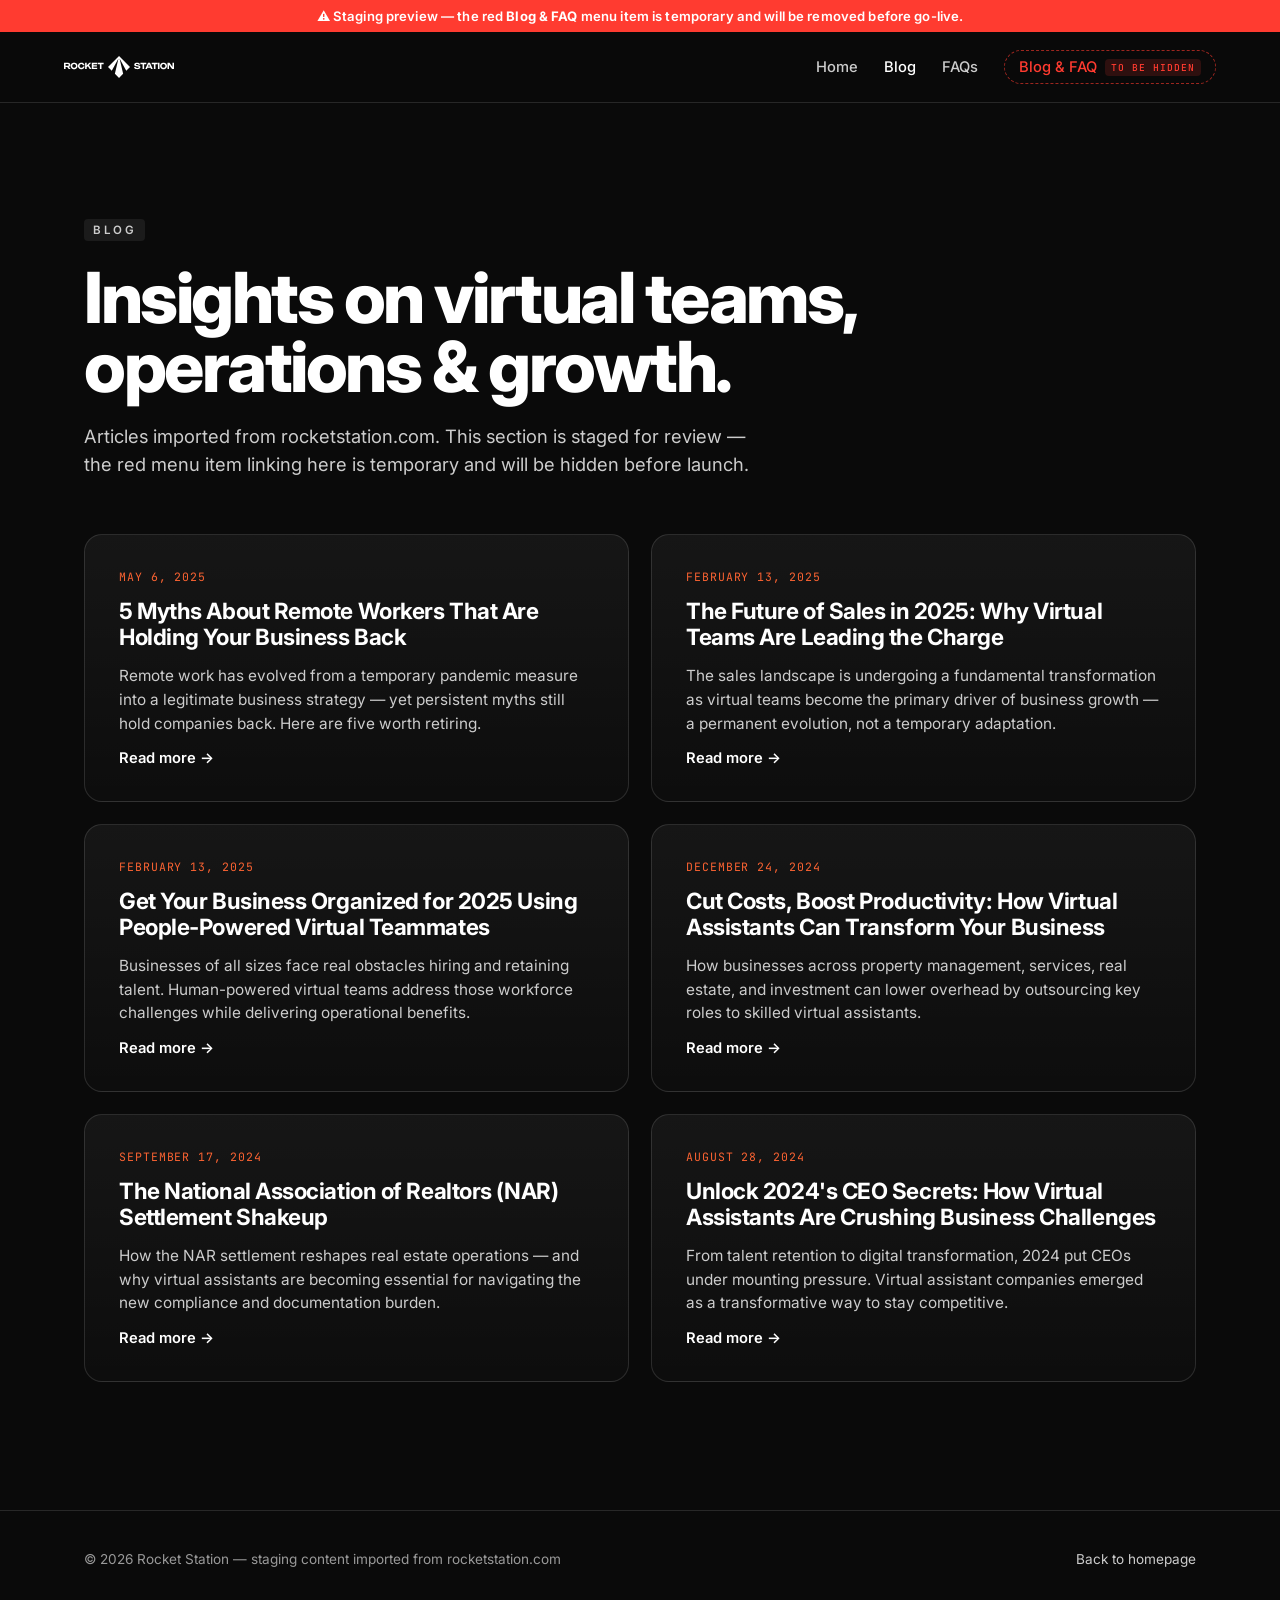
<file: blog.html>
<!DOCTYPE html>
<html lang="en">
<head>
  <meta charset="UTF-8" />
  <meta name="viewport" content="width=device-width, initial-scale=1.0" />
  <title>Blog — Rocket Station</title>
  <link rel="preconnect" href="https://fonts.googleapis.com" />
  <link rel="preconnect" href="https://fonts.gstatic.com" crossorigin />
  <link href="https://fonts.googleapis.com/css2?family=Inter:wght@400;500;600;700;800;900&family=JetBrains+Mono:wght@400;500&display=swap" rel="stylesheet" />
  <link rel="stylesheet" href="styles.css" />
</head>
<body>
  <div class="staging-banner">⚠ Staging preview — the red <strong>Blog &amp; FAQ</strong> menu item is temporary and will be removed before go-live.</div>
  <nav class="subnav">
    <a href="index.html" class="nav__logo" aria-label="Rocket Station home"><img src="assets/logo.svg" alt="Rocket Station" class="nav__logo-img" /></a>
    <div class="subnav__links">
      <a href="index.html">Home</a>
      <a href="blog.html" class="is-active">Blog</a>
      <a href="faq.html" class="">FAQs</a>
      <a href="blog.html" class="nav__temp">Blog &amp; FAQ <span class="nav__temp-tag">to be hidden</span></a>
    </div>
  </nav>
  <main class="container">
    <header class="page-head">
      <span class="eyebrow">Blog</span>
      <h1>Insights on virtual teams, operations &amp; growth.</h1>
      <p>Articles imported from rocketstation.com. This section is staged for review — the red menu item linking here is temporary and will be hidden before launch.</p>
    </header>
    <div class="posts">
      <a class="post-card" href="posts/5-myths-about-remote-workers.html">
        <span class="post-card__meta">May 6, 2025</span>
        <h2>5 Myths About Remote Workers That Are Holding Your Business Back</h2>
        <p>Remote work has evolved from a temporary pandemic measure into a legitimate business strategy — yet persistent myths still hold companies back. Here are five worth retiring.</p>
        <span class="post-card__more">Read more <span aria-hidden="true">→</span></span>
      </a>
      <a class="post-card" href="posts/future-of-sales-2025.html">
        <span class="post-card__meta">February 13, 2025</span>
        <h2>The Future of Sales in 2025: Why Virtual Teams Are Leading the Charge</h2>
        <p>The sales landscape is undergoing a fundamental transformation as virtual teams become the primary driver of business growth — a permanent evolution, not a temporary adaptation.</p>
        <span class="post-card__more">Read more <span aria-hidden="true">→</span></span>
      </a>
      <a class="post-card" href="posts/get-organized-2025-virtual-teammates.html">
        <span class="post-card__meta">February 13, 2025</span>
        <h2>Get Your Business Organized for 2025 Using People-Powered Virtual Teammates</h2>
        <p>Businesses of all sizes face real obstacles hiring and retaining talent. Human-powered virtual teams address those workforce challenges while delivering operational benefits.</p>
        <span class="post-card__more">Read more <span aria-hidden="true">→</span></span>
      </a>
      <a class="post-card" href="posts/cut-costs-boost-productivity.html">
        <span class="post-card__meta">December 24, 2024</span>
        <h2>Cut Costs, Boost Productivity: How Virtual Assistants Can Transform Your Business</h2>
        <p>How businesses across property management, services, real estate, and investment can lower overhead by outsourcing key roles to skilled virtual assistants.</p>
        <span class="post-card__more">Read more <span aria-hidden="true">→</span></span>
      </a>
      <a class="post-card" href="posts/nar-settlement-shakeup.html">
        <span class="post-card__meta">September 17, 2024</span>
        <h2>The National Association of Realtors (NAR) Settlement Shakeup</h2>
        <p>How the NAR settlement reshapes real estate operations — and why virtual assistants are becoming essential for navigating the new compliance and documentation burden.</p>
        <span class="post-card__more">Read more <span aria-hidden="true">→</span></span>
      </a>
      <a class="post-card" href="posts/unlock-2024-ceo-secrets.html">
        <span class="post-card__meta">August 28, 2024</span>
        <h2>Unlock 2024's CEO Secrets: How Virtual Assistants Are Crushing Business Challenges</h2>
        <p>From talent retention to digital transformation, 2024 put CEOs under mounting pressure. Virtual assistant companies emerged as a transformative way to stay competitive.</p>
        <span class="post-card__more">Read more <span aria-hidden="true">→</span></span>
      </a>
    </div>
  </main>
  <footer class="subfooter">
    <div class="container">
      <span>© 2026 Rocket Station — staging content imported from rocketstation.com</span>
      <span><a href="index.html">Back to homepage</a></span>
    </div>
  </footer>
  <script src="script.js"></script>
</body>
</html>
</file>
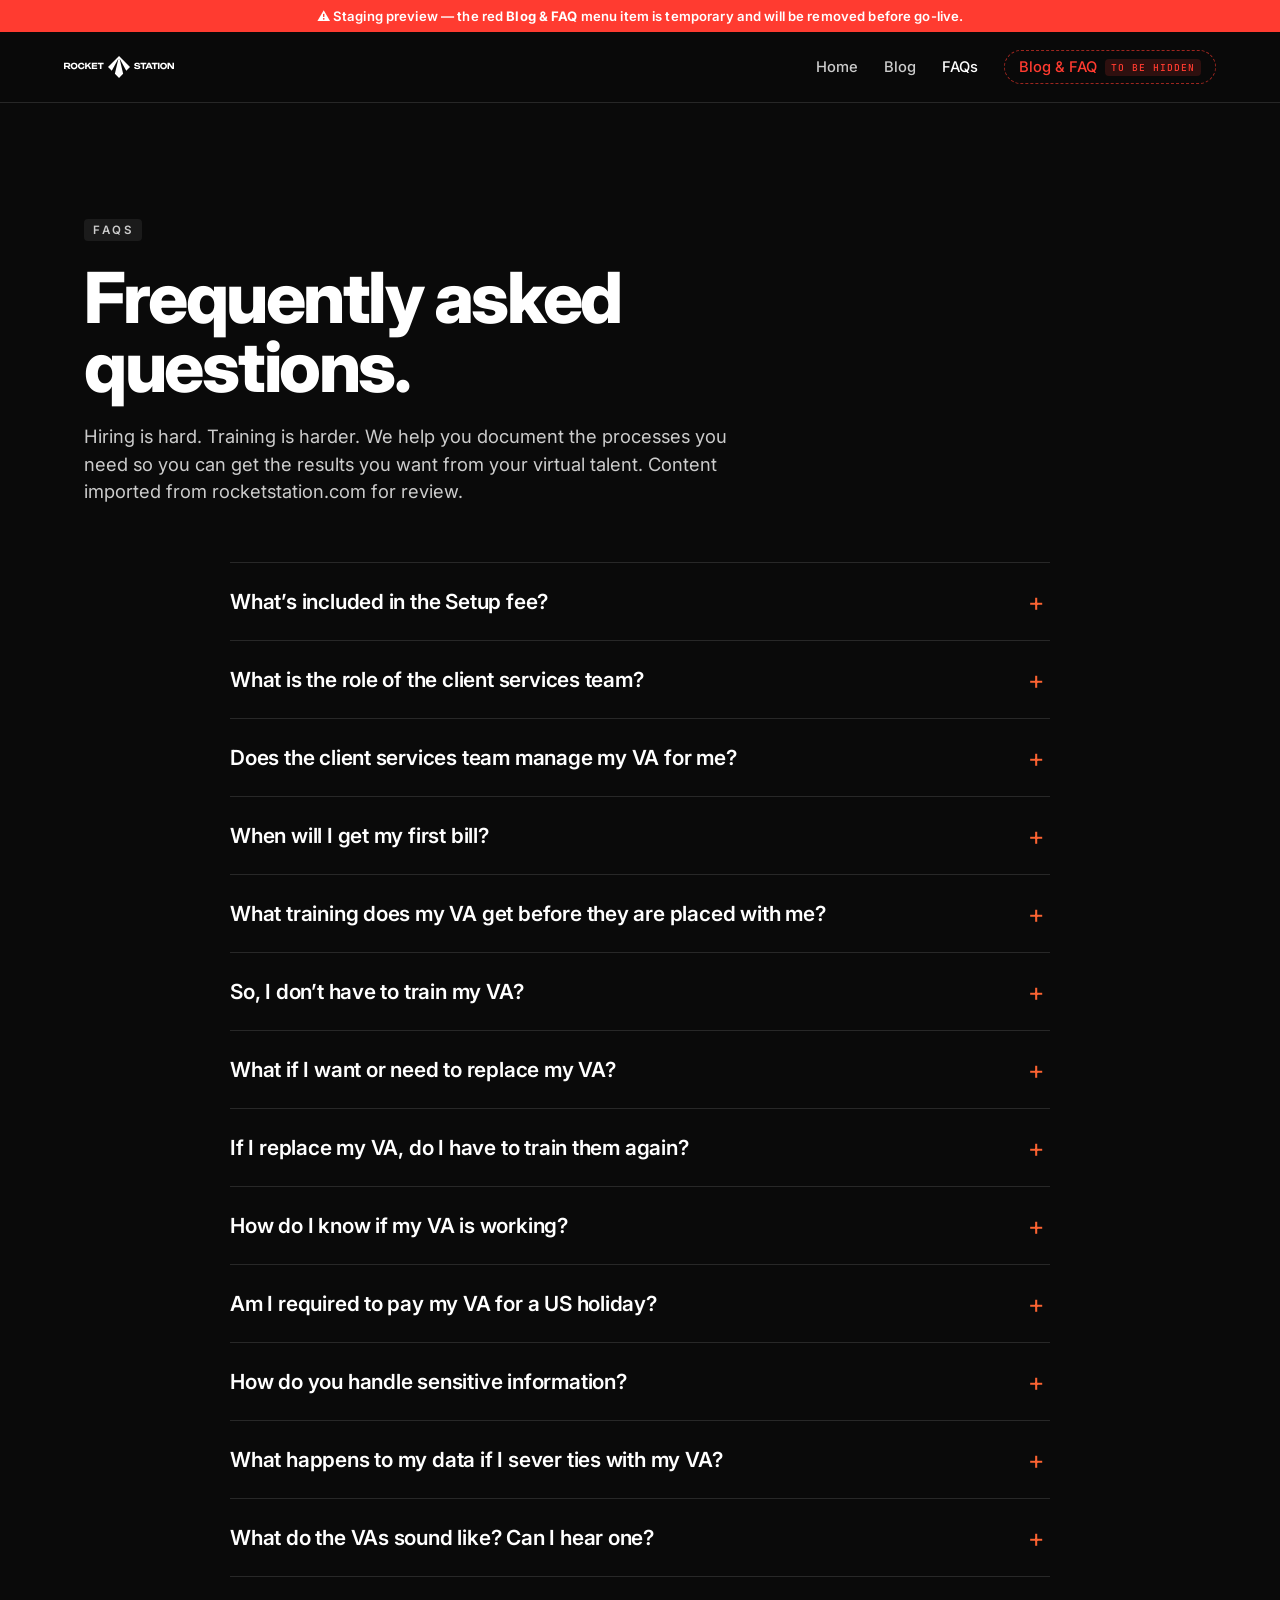
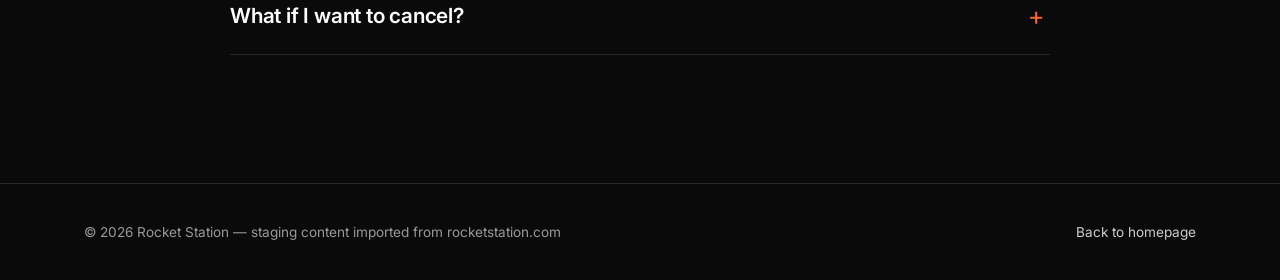
<file: faq.html>
<!DOCTYPE html>
<html lang="en">
<head>
  <meta charset="UTF-8" />
  <meta name="viewport" content="width=device-width, initial-scale=1.0" />
  <title>FAQs — Rocket Station</title>
  <link rel="preconnect" href="https://fonts.googleapis.com" />
  <link rel="preconnect" href="https://fonts.gstatic.com" crossorigin />
  <link href="https://fonts.googleapis.com/css2?family=Inter:wght@400;500;600;700;800;900&family=JetBrains+Mono:wght@400;500&display=swap" rel="stylesheet" />
  <link rel="stylesheet" href="styles.css" />
</head>
<body>
  <div class="staging-banner">⚠ Staging preview — the red <strong>Blog &amp; FAQ</strong> menu item is temporary and will be removed before go-live.</div>
  <nav class="subnav">
    <a href="index.html" class="nav__logo" aria-label="Rocket Station home"><img src="assets/logo.svg" alt="Rocket Station" class="nav__logo-img" /></a>
    <div class="subnav__links">
      <a href="index.html">Home</a>
      <a href="blog.html" class="">Blog</a>
      <a href="faq.html" class="is-active">FAQs</a>
      <a href="blog.html" class="nav__temp">Blog &amp; FAQ <span class="nav__temp-tag">to be hidden</span></a>
    </div>
  </nav>
  <main class="container">
    <header class="page-head">
      <span class="eyebrow">FAQs</span>
      <h1>Frequently asked questions.</h1>
      <p>Hiring is hard. Training is harder. We help you document the processes you need so you can get the results you want from your virtual talent. Content imported from rocketstation.com for review.</p>
    </header>
    <div class="faq-list">
      <div class="faq-item">
        <button class="faq-q">What’s included in the Setup fee?</button>
        <div class="faq-a"><div class="faq-a__inner"><p>The service includes vetted virtual team members with college degrees and a minimum of 6 years of business experience, full development of procedures and SOPs, ongoing support for additional hiring, no HR liability, and continuous account support through the client service team.</p></div></div>
      </div>
      <div class="faq-item">
        <button class="faq-q">What is the role of the client services team?</button>
        <div class="faq-a"><div class="faq-a__inner"><p>The client services manager serves as your account executive and direct communication line to corporate, functioning as built-in HR support for both client and VA throughout the engagement.</p></div></div>
      </div>
      <div class="faq-item">
        <button class="faq-q">Does the client services team manage my VA for me?</button>
        <div class="faq-a"><div class="faq-a__inner"><p>No. The client services team provides support, but clients are expected to manage their dedicated VA similarly to an in-office employee.</p></div></div>
      </div>
      <div class="faq-item">
        <button class="faq-q">When will I get my first bill?</button>
        <div class="faq-a"><div class="faq-a__inner"><p>We bill on the 11th and the 26th of the month based on "pay periods." The 11th invoice covers work from the 26th of the prior month through the 10th of the current month; the 26th invoice covers the 11th through the 25th.</p></div></div>
      </div>
      <div class="faq-item">
        <button class="faq-q">What training does my VA get before they are placed with me?</button>
        <div class="faq-a"><div class="faq-a__inner"><p>VAs complete a 6-week training module covering sales, admin, marketing, and support, with business coaches evaluating whether resume qualifications translate to actual results.</p></div></div>
      </div>
      <div class="faq-item">
        <button class="faq-q">So, I don’t have to train my VA?</button>
        <div class="faq-a"><div class="faq-a__inner"><p>Rocket Station invests significant upfront effort understanding your business and developing custom operating procedures. While you’ll work with your VA for expertise development, the fully developed SOPs and the support of your Client Success Manager make this onboarding process much more efficient.</p></div></div>
      </div>
      <div class="faq-item">
        <button class="faq-q">What if I want or need to replace my VA?</button>
        <div class="faq-a"><div class="faq-a__inner"><p>Clients notify their client services team member, and Rocket Station handles all HR logistics including offboarding, candidate introductions, and retraining.</p></div></div>
      </div>
      <div class="faq-item">
        <button class="faq-q">If I replace my VA, do I have to train them again?</button>
        <div class="faq-a"><div class="faq-a__inner"><p>No. The client services team provides the necessary resources and training for the replacement based on the original VA’s documented task list and completed training.</p></div></div>
      </div>
      <div class="faq-item">
        <button class="faq-q">How do I know if my VA is working?</button>
        <div class="faq-a"><div class="faq-a__inner"><p>At minimum, your VA will send start-of-day and end-of-day reporting, highlighting the tasks planned for the day as well as a recap of what was completed. VAs work in your software and platforms for workflow visibility, with additional reporting dashboards available on request.</p></div></div>
      </div>
      <div class="faq-item">
        <button class="faq-q">Am I required to pay my VA for a US holiday?</button>
        <div class="faq-a"><div class="faq-a__inner"><p>Rocket Station observes 7 standard US bank holidays. Holiday pay options include: requiring work at 1.5× pay rate, providing unpaid time off, or giving paid time off at regular rates. Clients communicate their preference to the client services team.</p></div></div>
      </div>
      <div class="faq-item">
        <button class="faq-q">How do you handle sensitive information?</button>
        <div class="faq-a"><div class="faq-a__inner"><p>Management staff and VAs sign notarized agreements with non-disclosure clauses. Clients can require their VA and supervisors to sign additional NDAs that Rocket Station will review.</p></div></div>
      </div>
      <div class="faq-item">
        <button class="faq-q">What happens to my data if I sever ties with my VA?</button>
        <div class="faq-a"><div class="faq-a__inner"><p>Upon account termination, our IT department remotely accesses your VA’s drive and wipes everything — including any messenger applications, emails, and files on their hard drive related to you and/or your business.</p></div></div>
      </div>
      <div class="faq-item">
        <button class="faq-q">What do the VAs sound like? Can I hear one?</button>
        <div class="faq-a"><div class="faq-a__inner"><p>Rocket Station provides call examples and lets clients control the hiring process by introducing three candidates per role for direct communication before any hiring decision.</p></div></div>
      </div>
      <div class="faq-item">
        <button class="faq-q">What if I want to cancel?</button>
        <div class="faq-a"><div class="faq-a__inner"><p>All we require is 15 days’ notice. A simple email to your client service team suffices.</p></div></div>
      </div>
    </div>
  </main>
  <footer class="subfooter">
    <div class="container">
      <span>© 2026 Rocket Station — staging content imported from rocketstation.com</span>
      <span><a href="index.html">Back to homepage</a></span>
    </div>
  </footer>
  <script src="script.js"></script>
</body>
</html>
</file>
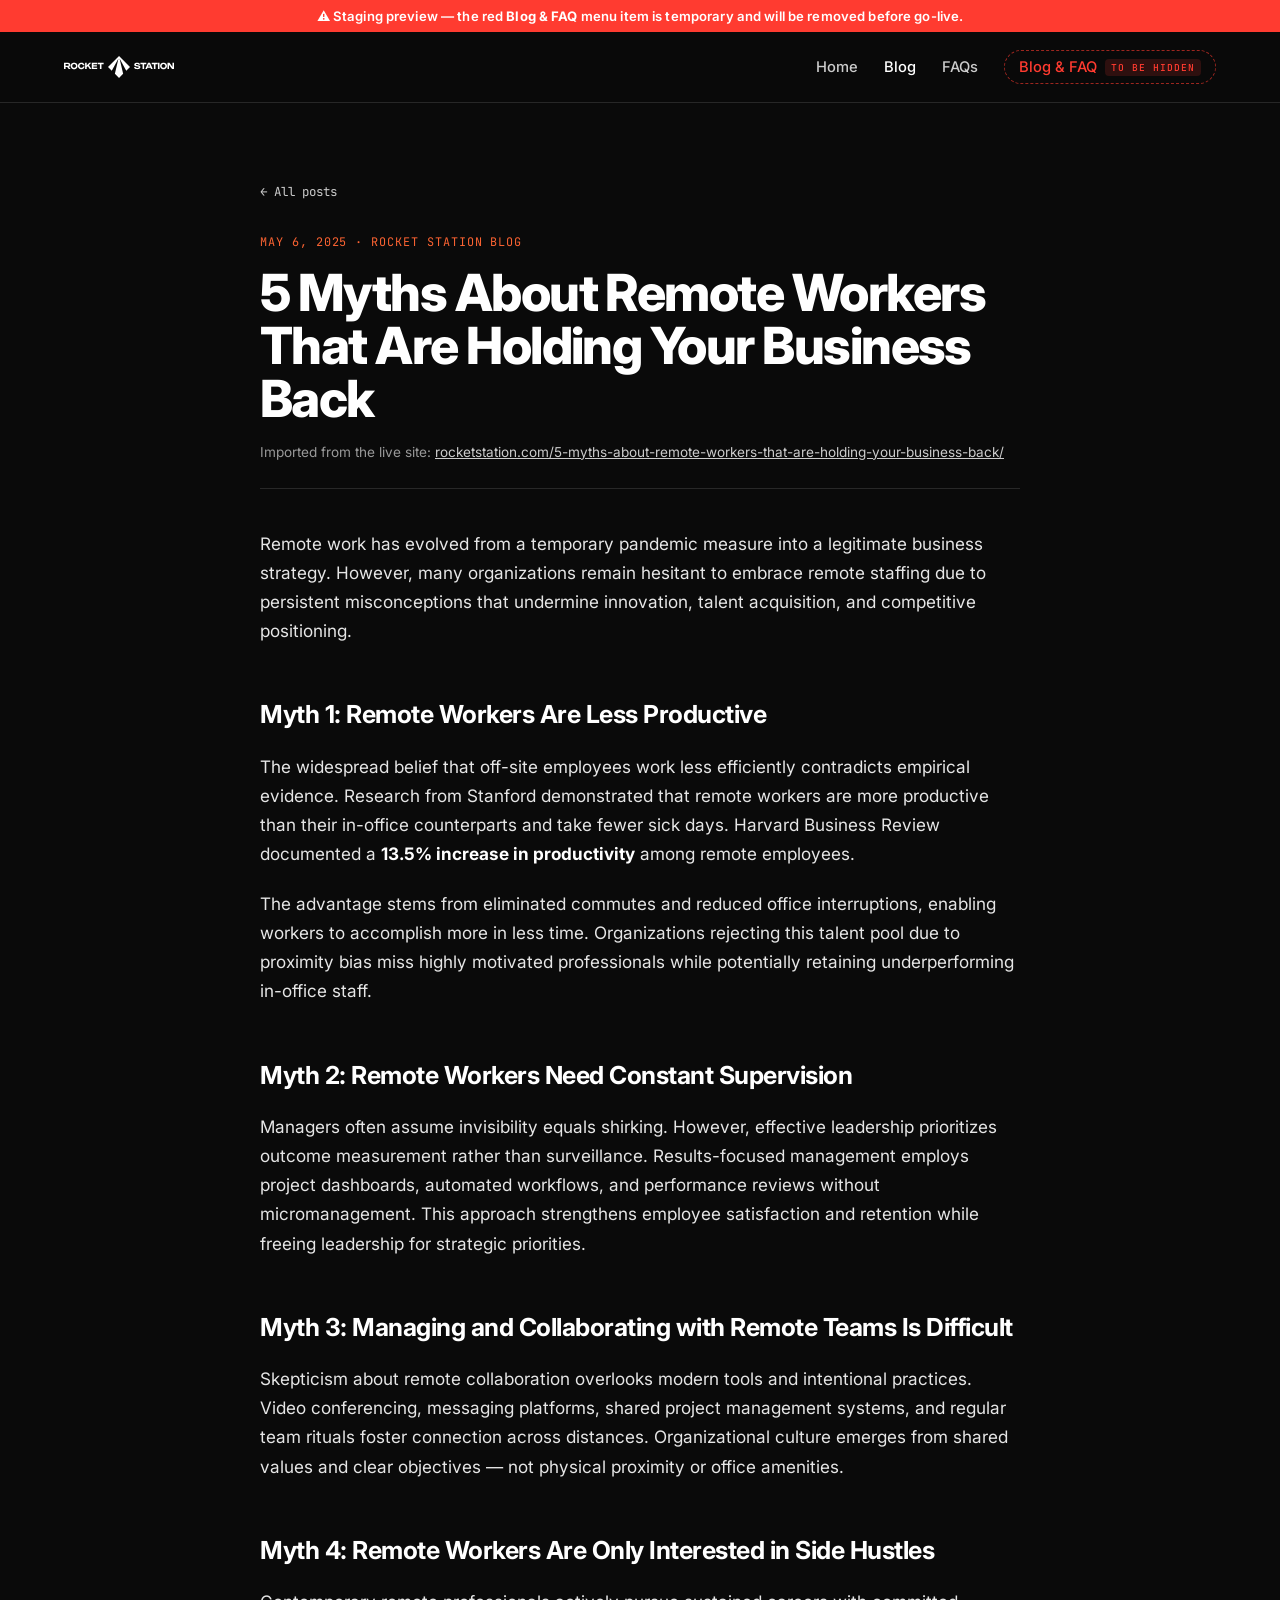
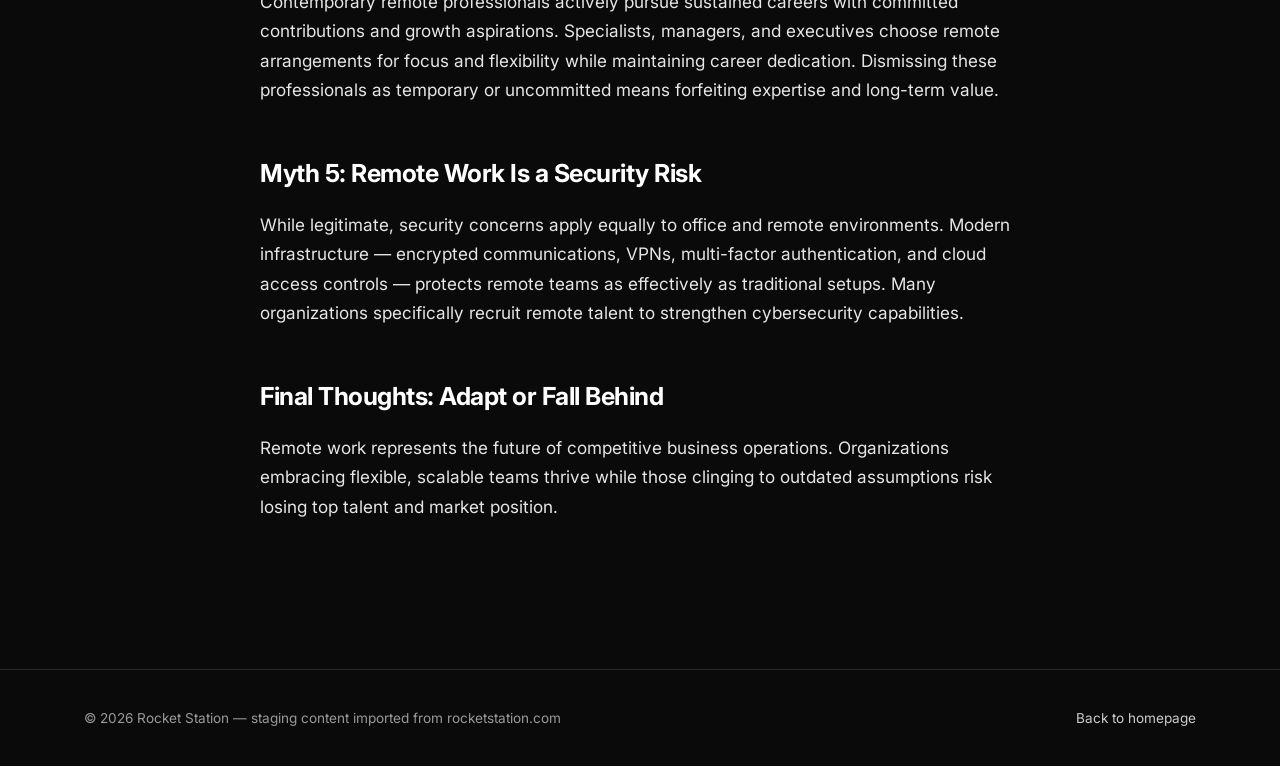
<file: posts/5-myths-about-remote-workers.html>
<!DOCTYPE html>
<html lang="en">
<head>
  <meta charset="UTF-8" />
  <meta name="viewport" content="width=device-width, initial-scale=1.0" />
  <title>5 Myths About Remote Workers That Are Holding Your Business Back — Rocket Station</title>
  <link rel="preconnect" href="https://fonts.googleapis.com" />
  <link rel="preconnect" href="https://fonts.gstatic.com" crossorigin />
  <link href="https://fonts.googleapis.com/css2?family=Inter:wght@400;500;600;700;800;900&family=JetBrains+Mono:wght@400;500&display=swap" rel="stylesheet" />
  <link rel="stylesheet" href="../styles.css" />
</head>
<body>
  <div class="staging-banner">⚠ Staging preview — the red <strong>Blog &amp; FAQ</strong> menu item is temporary and will be removed before go-live.</div>
  <nav class="subnav">
    <a href="../index.html" class="nav__logo" aria-label="Rocket Station home"><img src="../assets/logo.svg" alt="Rocket Station" class="nav__logo-img" /></a>
    <div class="subnav__links">
      <a href="../index.html">Home</a>
      <a href="../blog.html" class="is-active">Blog</a>
      <a href="../faq.html" class="">FAQs</a>
      <a href="../blog.html" class="nav__temp">Blog &amp; FAQ <span class="nav__temp-tag">to be hidden</span></a>
    </div>
  </nav>
  <main class="container">
    <article class="article">
      <a href="../blog.html" class="article__back">← All posts</a>
      <div class="article__meta">May 6, 2025 · Rocket Station Blog</div>
      <h1>5 Myths About Remote Workers That Are Holding Your Business Back</h1>
      <p class="article__source">Imported from the live site: <a href="https://rocketstation.com/5-myths-about-remote-workers-that-are-holding-your-business-back/" target="_blank" rel="noopener">rocketstation.com/5-myths-about-remote-workers-that-are-holding-your-business-back/</a></p>
      <div class="article__body">
      <p>Remote work has evolved from a temporary pandemic measure into a legitimate business strategy. However, many organizations remain hesitant to embrace remote staffing due to persistent misconceptions that undermine innovation, talent acquisition, and competitive positioning.</p>

      <h2>Myth 1: Remote Workers Are Less Productive</h2>
      <p>The widespread belief that off-site employees work less efficiently contradicts empirical evidence. Research from Stanford demonstrated that remote workers are more productive than their in-office counterparts and take fewer sick days. Harvard Business Review documented a <strong>13.5% increase in productivity</strong> among remote employees.</p>
      <p>The advantage stems from eliminated commutes and reduced office interruptions, enabling workers to accomplish more in less time. Organizations rejecting this talent pool due to proximity bias miss highly motivated professionals while potentially retaining underperforming in-office staff.</p>

      <h2>Myth 2: Remote Workers Need Constant Supervision</h2>
      <p>Managers often assume invisibility equals shirking. However, effective leadership prioritizes outcome measurement rather than surveillance. Results-focused management employs project dashboards, automated workflows, and performance reviews without micromanagement. This approach strengthens employee satisfaction and retention while freeing leadership for strategic priorities.</p>

      <h2>Myth 3: Managing and Collaborating with Remote Teams Is Difficult</h2>
      <p>Skepticism about remote collaboration overlooks modern tools and intentional practices. Video conferencing, messaging platforms, shared project management systems, and regular team rituals foster connection across distances. Organizational culture emerges from shared values and clear objectives — not physical proximity or office amenities.</p>

      <h2>Myth 4: Remote Workers Are Only Interested in Side Hustles</h2>
      <p>Contemporary remote professionals actively pursue sustained careers with committed contributions and growth aspirations. Specialists, managers, and executives choose remote arrangements for focus and flexibility while maintaining career dedication. Dismissing these professionals as temporary or uncommitted means forfeiting expertise and long-term value.</p>

      <h2>Myth 5: Remote Work Is a Security Risk</h2>
      <p>While legitimate, security concerns apply equally to office and remote environments. Modern infrastructure — encrypted communications, VPNs, multi-factor authentication, and cloud access controls — protects remote teams as effectively as traditional setups. Many organizations specifically recruit remote talent to strengthen cybersecurity capabilities.</p>

      <h2>Final Thoughts: Adapt or Fall Behind</h2>
      <p>Remote work represents the future of competitive business operations. Organizations embracing flexible, scalable teams thrive while those clinging to outdated assumptions risk losing top talent and market position.</p>
      </div>
    </article>
  </main>
  <footer class="subfooter">
    <div class="container">
      <span>© 2026 Rocket Station — staging content imported from rocketstation.com</span>
      <span><a href="../index.html">Back to homepage</a></span>
    </div>
  </footer>
  <script src="../script.js"></script>
</body>
</html>
</file>
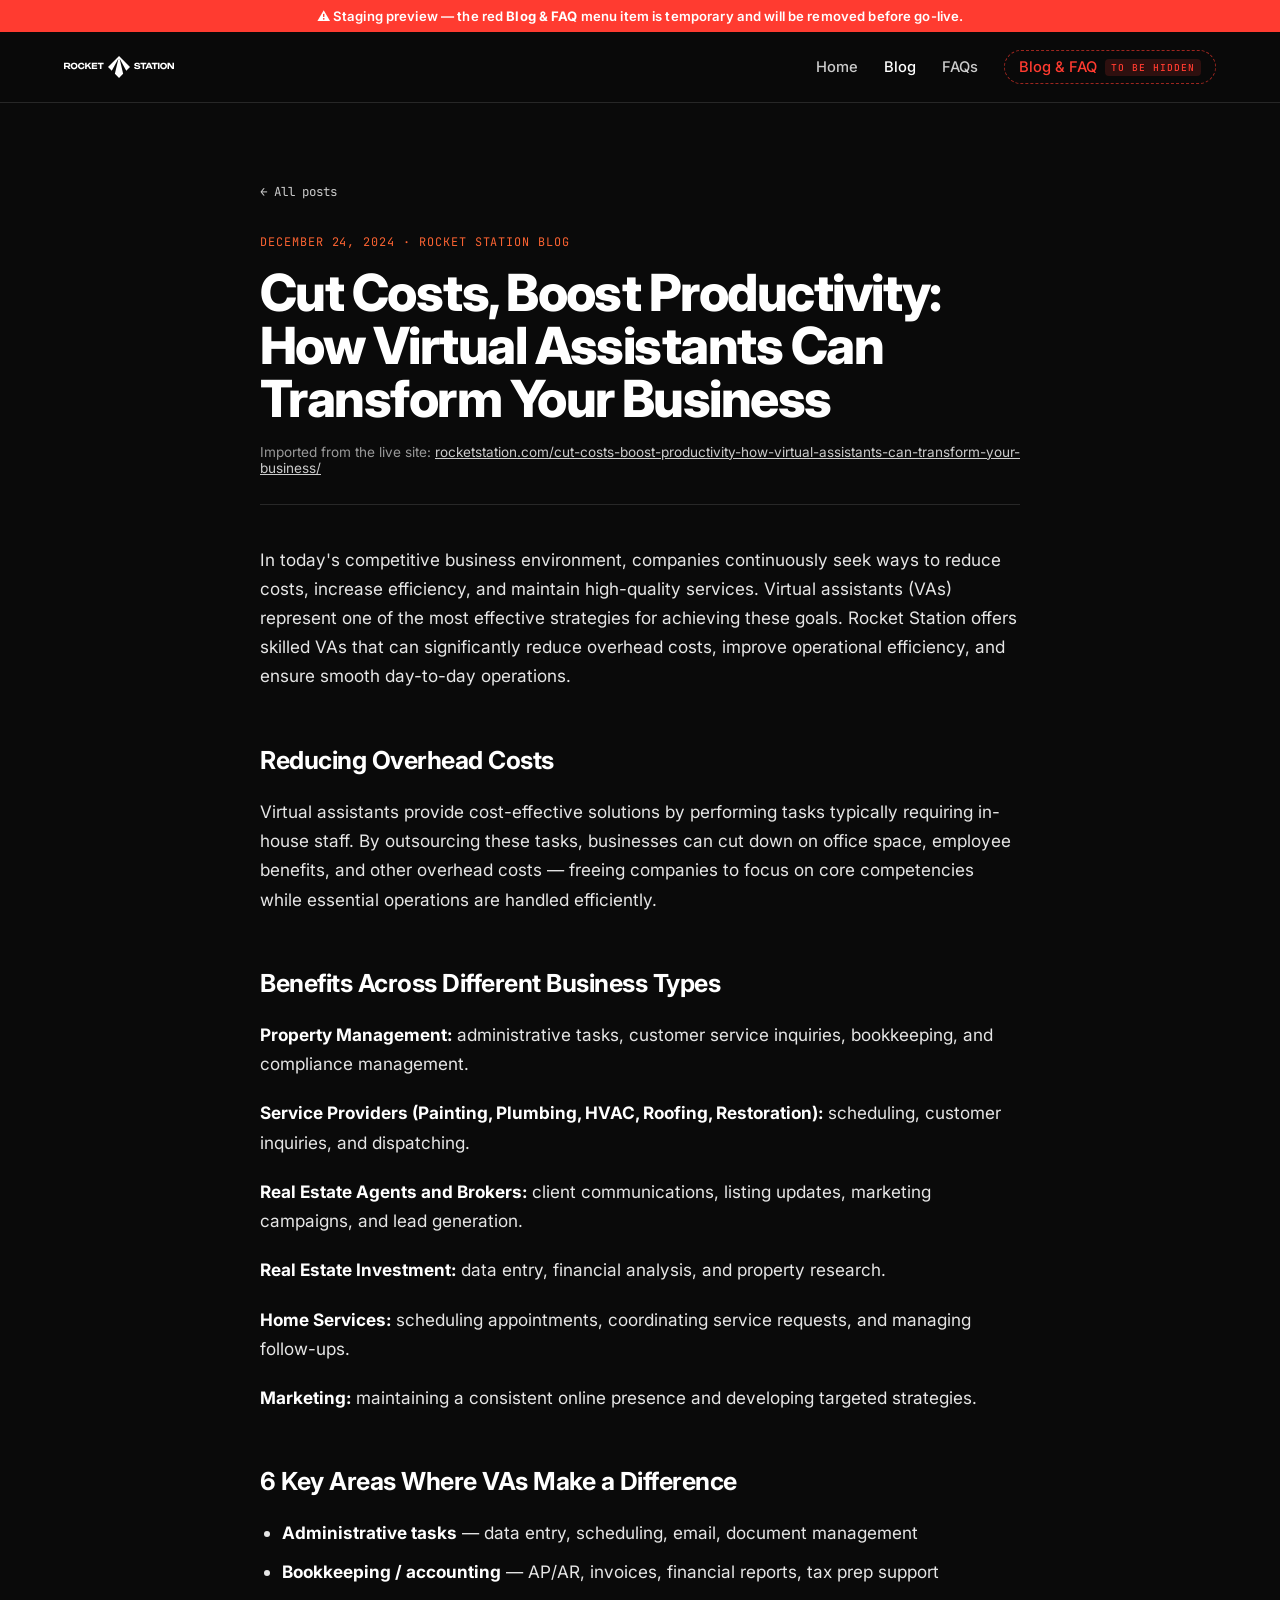
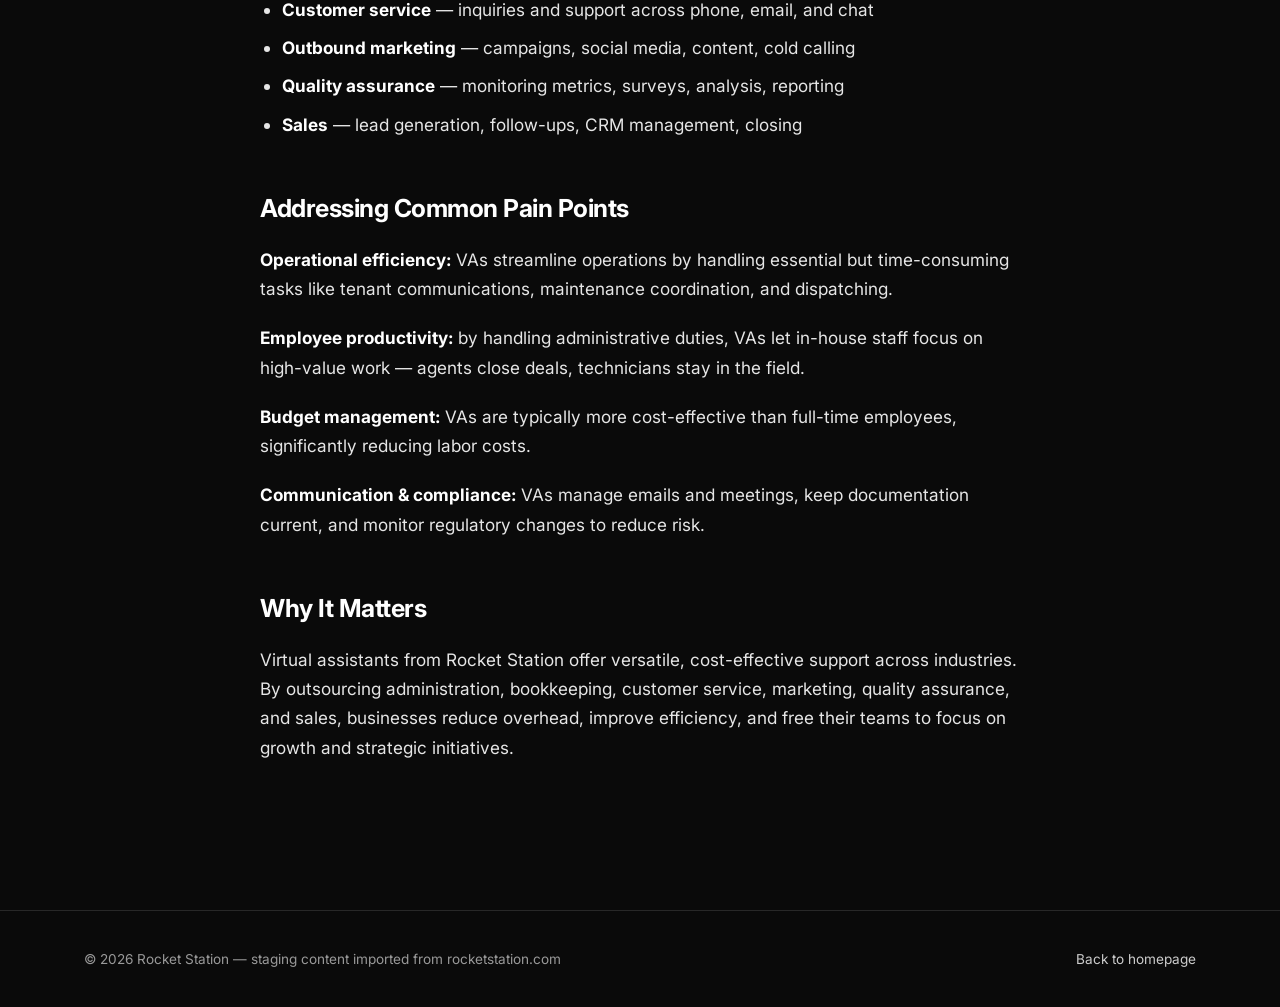
<file: posts/cut-costs-boost-productivity.html>
<!DOCTYPE html>
<html lang="en">
<head>
  <meta charset="UTF-8" />
  <meta name="viewport" content="width=device-width, initial-scale=1.0" />
  <title>Cut Costs, Boost Productivity: How Virtual Assistants Can Transform Your Business — Rocket Station</title>
  <link rel="preconnect" href="https://fonts.googleapis.com" />
  <link rel="preconnect" href="https://fonts.gstatic.com" crossorigin />
  <link href="https://fonts.googleapis.com/css2?family=Inter:wght@400;500;600;700;800;900&family=JetBrains+Mono:wght@400;500&display=swap" rel="stylesheet" />
  <link rel="stylesheet" href="../styles.css" />
</head>
<body>
  <div class="staging-banner">⚠ Staging preview — the red <strong>Blog &amp; FAQ</strong> menu item is temporary and will be removed before go-live.</div>
  <nav class="subnav">
    <a href="../index.html" class="nav__logo" aria-label="Rocket Station home"><img src="../assets/logo.svg" alt="Rocket Station" class="nav__logo-img" /></a>
    <div class="subnav__links">
      <a href="../index.html">Home</a>
      <a href="../blog.html" class="is-active">Blog</a>
      <a href="../faq.html" class="">FAQs</a>
      <a href="../blog.html" class="nav__temp">Blog &amp; FAQ <span class="nav__temp-tag">to be hidden</span></a>
    </div>
  </nav>
  <main class="container">
    <article class="article">
      <a href="../blog.html" class="article__back">← All posts</a>
      <div class="article__meta">December 24, 2024 · Rocket Station Blog</div>
      <h1>Cut Costs, Boost Productivity: How Virtual Assistants Can Transform Your Business</h1>
      <p class="article__source">Imported from the live site: <a href="https://rocketstation.com/cut-costs-boost-productivity-how-virtual-assistants-can-transform-your-business/" target="_blank" rel="noopener">rocketstation.com/cut-costs-boost-productivity-how-virtual-assistants-can-transform-your-business/</a></p>
      <div class="article__body">
      <p>In today's competitive business environment, companies continuously seek ways to reduce costs, increase efficiency, and maintain high-quality services. Virtual assistants (VAs) represent one of the most effective strategies for achieving these goals. Rocket Station offers skilled VAs that can significantly reduce overhead costs, improve operational efficiency, and ensure smooth day-to-day operations.</p>

      <h2>Reducing Overhead Costs</h2>
      <p>Virtual assistants provide cost-effective solutions by performing tasks typically requiring in-house staff. By outsourcing these tasks, businesses can cut down on office space, employee benefits, and other overhead costs — freeing companies to focus on core competencies while essential operations are handled efficiently.</p>

      <h2>Benefits Across Different Business Types</h2>
      <p><strong>Property Management:</strong> administrative tasks, customer service inquiries, bookkeeping, and compliance management.</p>
      <p><strong>Service Providers (Painting, Plumbing, HVAC, Roofing, Restoration):</strong> scheduling, customer inquiries, and dispatching.</p>
      <p><strong>Real Estate Agents and Brokers:</strong> client communications, listing updates, marketing campaigns, and lead generation.</p>
      <p><strong>Real Estate Investment:</strong> data entry, financial analysis, and property research.</p>
      <p><strong>Home Services:</strong> scheduling appointments, coordinating service requests, and managing follow-ups.</p>
      <p><strong>Marketing:</strong> maintaining a consistent online presence and developing targeted strategies.</p>

      <h2>6 Key Areas Where VAs Make a Difference</h2>
      <ul>
        <li><strong>Administrative tasks</strong> — data entry, scheduling, email, document management</li>
        <li><strong>Bookkeeping / accounting</strong> — AP/AR, invoices, financial reports, tax prep support</li>
        <li><strong>Customer service</strong> — inquiries and support across phone, email, and chat</li>
        <li><strong>Outbound marketing</strong> — campaigns, social media, content, cold calling</li>
        <li><strong>Quality assurance</strong> — monitoring metrics, surveys, analysis, reporting</li>
        <li><strong>Sales</strong> — lead generation, follow-ups, CRM management, closing</li>
      </ul>

      <h2>Addressing Common Pain Points</h2>
      <p><strong>Operational efficiency:</strong> VAs streamline operations by handling essential but time-consuming tasks like tenant communications, maintenance coordination, and dispatching.</p>
      <p><strong>Employee productivity:</strong> by handling administrative duties, VAs let in-house staff focus on high-value work — agents close deals, technicians stay in the field.</p>
      <p><strong>Budget management:</strong> VAs are typically more cost-effective than full-time employees, significantly reducing labor costs.</p>
      <p><strong>Communication &amp; compliance:</strong> VAs manage emails and meetings, keep documentation current, and monitor regulatory changes to reduce risk.</p>

      <h2>Why It Matters</h2>
      <p>Virtual assistants from Rocket Station offer versatile, cost-effective support across industries. By outsourcing administration, bookkeeping, customer service, marketing, quality assurance, and sales, businesses reduce overhead, improve efficiency, and free their teams to focus on growth and strategic initiatives.</p>
      </div>
    </article>
  </main>
  <footer class="subfooter">
    <div class="container">
      <span>© 2026 Rocket Station — staging content imported from rocketstation.com</span>
      <span><a href="../index.html">Back to homepage</a></span>
    </div>
  </footer>
  <script src="../script.js"></script>
</body>
</html>
</file>
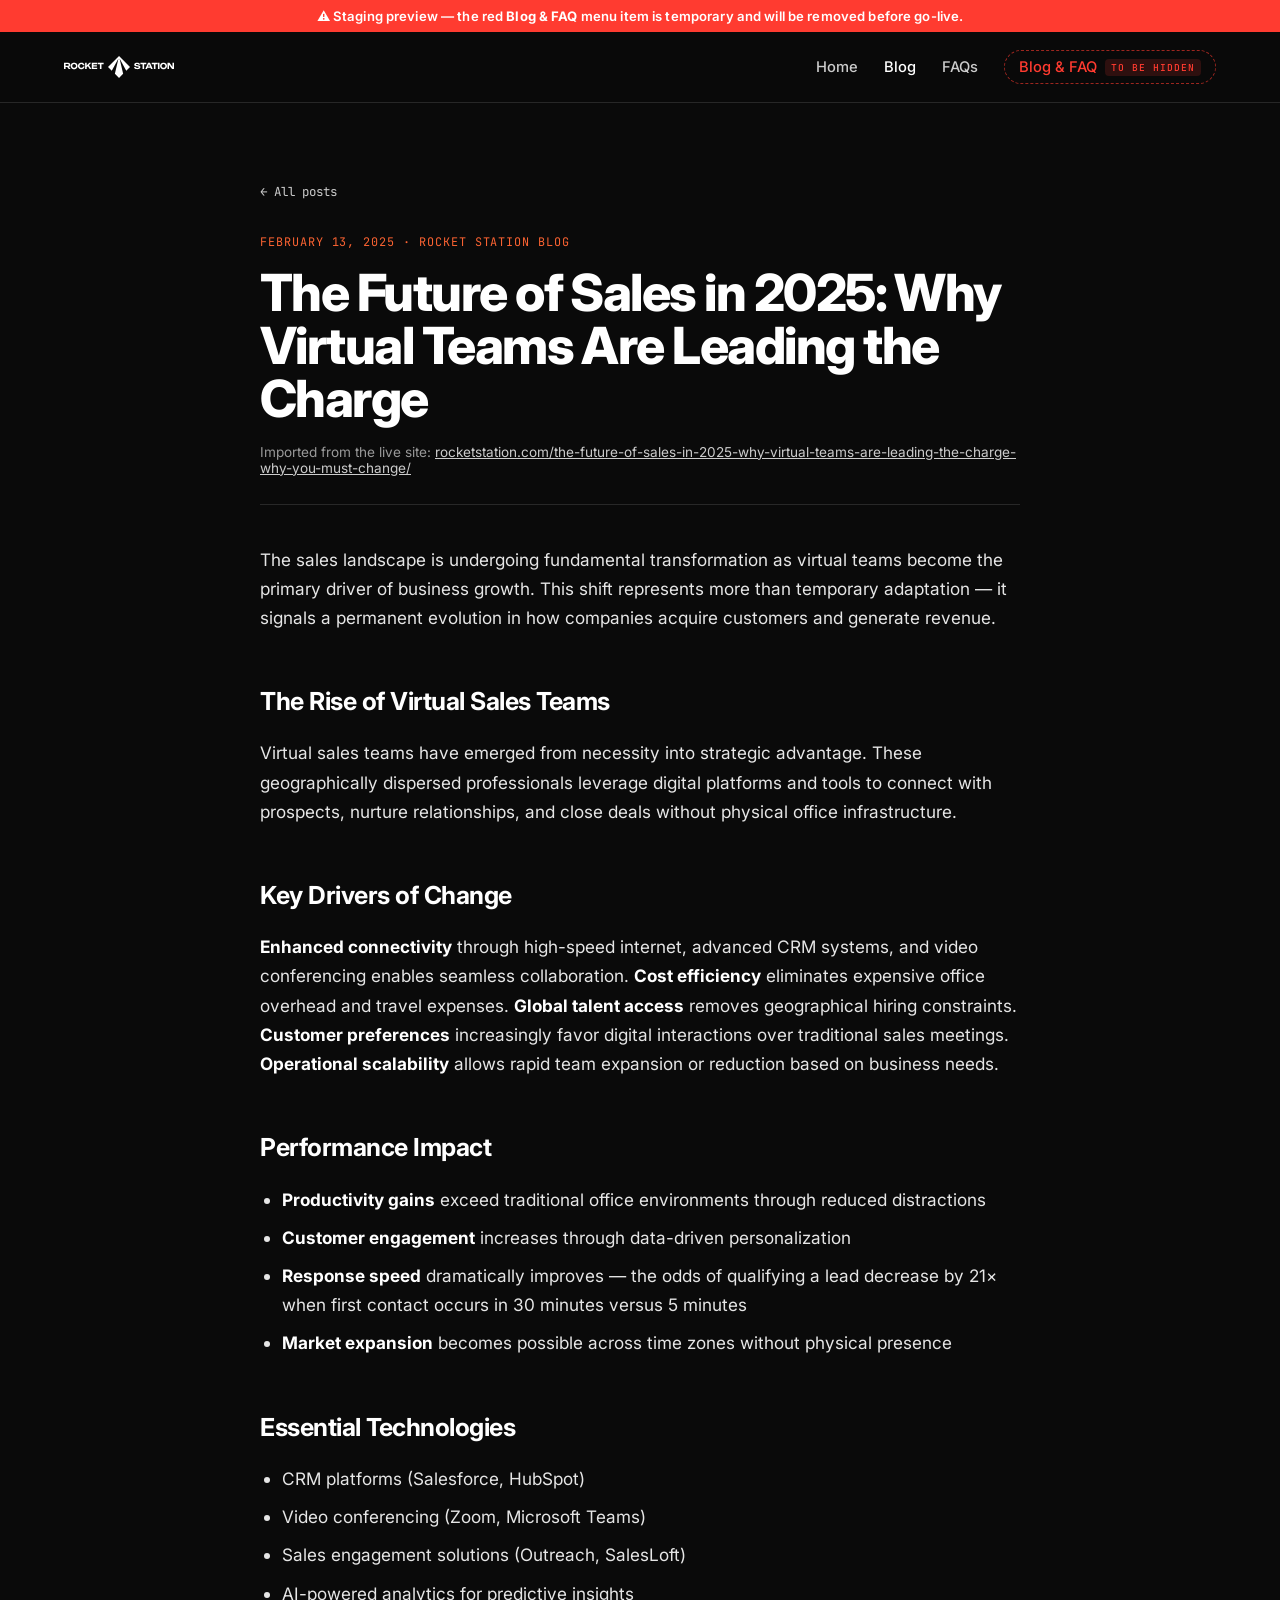
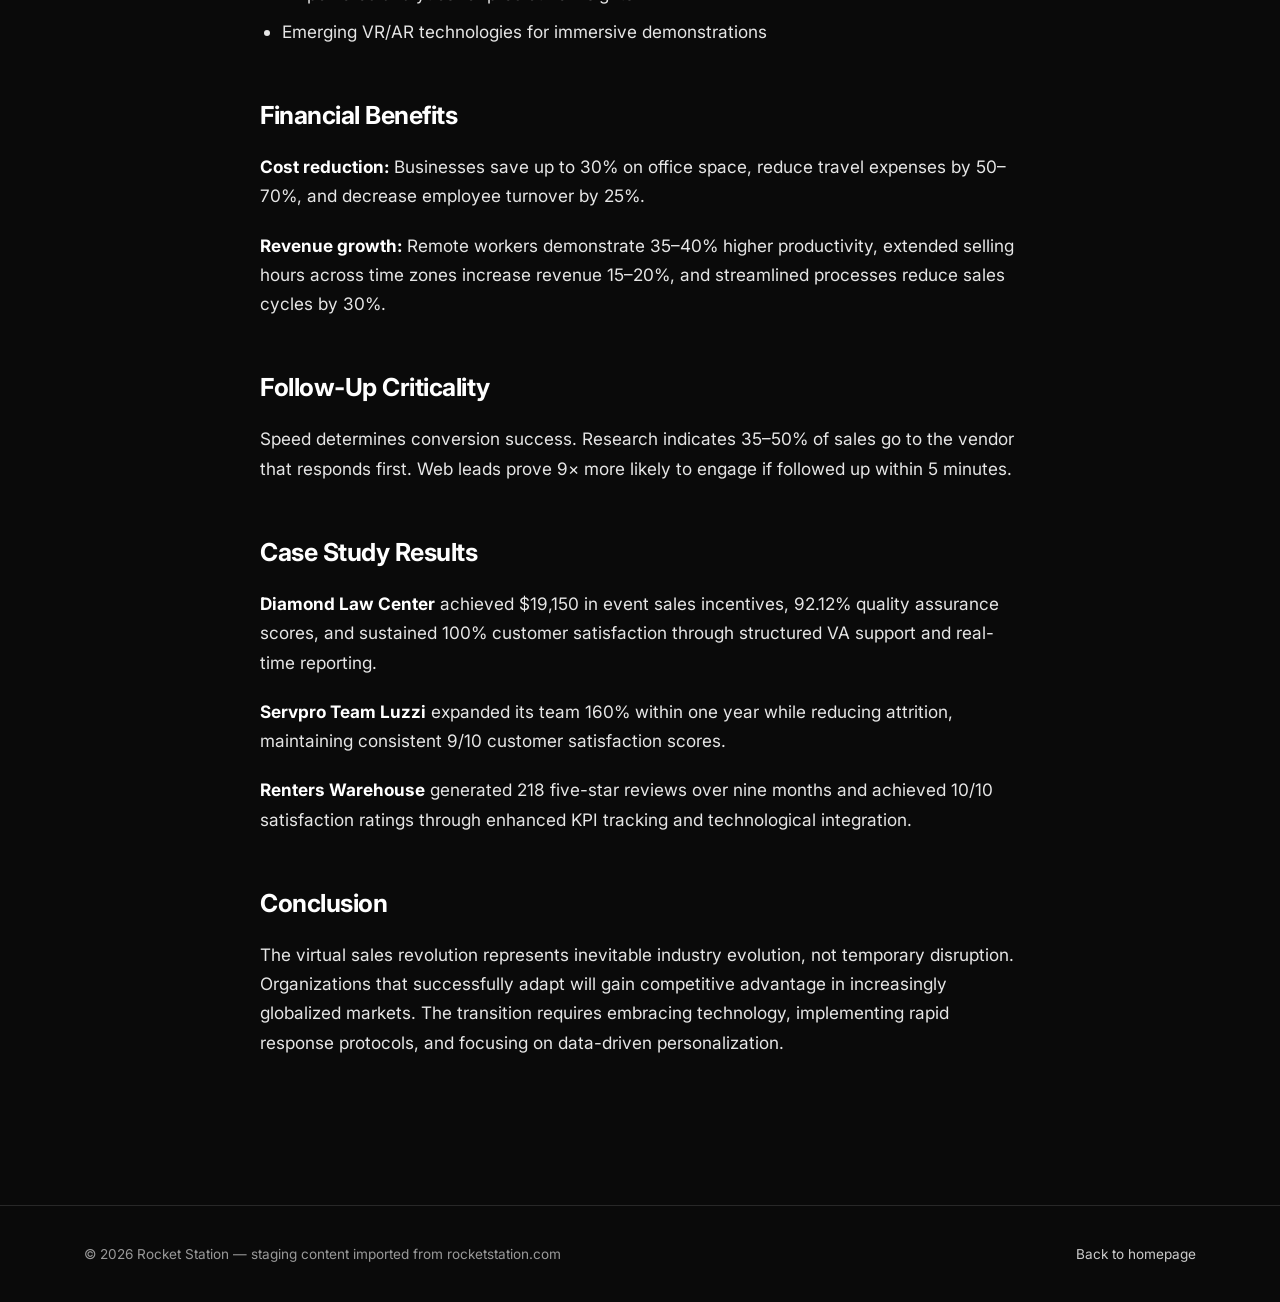
<file: posts/future-of-sales-2025.html>
<!DOCTYPE html>
<html lang="en">
<head>
  <meta charset="UTF-8" />
  <meta name="viewport" content="width=device-width, initial-scale=1.0" />
  <title>The Future of Sales in 2025: Why Virtual Teams Are Leading the Charge — Rocket Station</title>
  <link rel="preconnect" href="https://fonts.googleapis.com" />
  <link rel="preconnect" href="https://fonts.gstatic.com" crossorigin />
  <link href="https://fonts.googleapis.com/css2?family=Inter:wght@400;500;600;700;800;900&family=JetBrains+Mono:wght@400;500&display=swap" rel="stylesheet" />
  <link rel="stylesheet" href="../styles.css" />
</head>
<body>
  <div class="staging-banner">⚠ Staging preview — the red <strong>Blog &amp; FAQ</strong> menu item is temporary and will be removed before go-live.</div>
  <nav class="subnav">
    <a href="../index.html" class="nav__logo" aria-label="Rocket Station home"><img src="../assets/logo.svg" alt="Rocket Station" class="nav__logo-img" /></a>
    <div class="subnav__links">
      <a href="../index.html">Home</a>
      <a href="../blog.html" class="is-active">Blog</a>
      <a href="../faq.html" class="">FAQs</a>
      <a href="../blog.html" class="nav__temp">Blog &amp; FAQ <span class="nav__temp-tag">to be hidden</span></a>
    </div>
  </nav>
  <main class="container">
    <article class="article">
      <a href="../blog.html" class="article__back">← All posts</a>
      <div class="article__meta">February 13, 2025 · Rocket Station Blog</div>
      <h1>The Future of Sales in 2025: Why Virtual Teams Are Leading the Charge</h1>
      <p class="article__source">Imported from the live site: <a href="https://rocketstation.com/the-future-of-sales-in-2025-why-virtual-teams-are-leading-the-charge-why-you-must-change/" target="_blank" rel="noopener">rocketstation.com/the-future-of-sales-in-2025-why-virtual-teams-are-leading-the-charge-why-you-must-change/</a></p>
      <div class="article__body">
      <p>The sales landscape is undergoing fundamental transformation as virtual teams become the primary driver of business growth. This shift represents more than temporary adaptation — it signals a permanent evolution in how companies acquire customers and generate revenue.</p>

      <h2>The Rise of Virtual Sales Teams</h2>
      <p>Virtual sales teams have emerged from necessity into strategic advantage. These geographically dispersed professionals leverage digital platforms and tools to connect with prospects, nurture relationships, and close deals without physical office infrastructure.</p>

      <h2>Key Drivers of Change</h2>
      <p><strong>Enhanced connectivity</strong> through high-speed internet, advanced CRM systems, and video conferencing enables seamless collaboration. <strong>Cost efficiency</strong> eliminates expensive office overhead and travel expenses. <strong>Global talent access</strong> removes geographical hiring constraints. <strong>Customer preferences</strong> increasingly favor digital interactions over traditional sales meetings. <strong>Operational scalability</strong> allows rapid team expansion or reduction based on business needs.</p>

      <h2>Performance Impact</h2>
      <ul>
        <li><strong>Productivity gains</strong> exceed traditional office environments through reduced distractions</li>
        <li><strong>Customer engagement</strong> increases through data-driven personalization</li>
        <li><strong>Response speed</strong> dramatically improves — the odds of qualifying a lead decrease by 21× when first contact occurs in 30 minutes versus 5 minutes</li>
        <li><strong>Market expansion</strong> becomes possible across time zones without physical presence</li>
      </ul>

      <h2>Essential Technologies</h2>
      <ul>
        <li>CRM platforms (Salesforce, HubSpot)</li>
        <li>Video conferencing (Zoom, Microsoft Teams)</li>
        <li>Sales engagement solutions (Outreach, SalesLoft)</li>
        <li>AI-powered analytics for predictive insights</li>
        <li>Emerging VR/AR technologies for immersive demonstrations</li>
      </ul>

      <h2>Financial Benefits</h2>
      <p><strong>Cost reduction:</strong> Businesses save up to 30% on office space, reduce travel expenses by 50–70%, and decrease employee turnover by 25%.</p>
      <p><strong>Revenue growth:</strong> Remote workers demonstrate 35–40% higher productivity, extended selling hours across time zones increase revenue 15–20%, and streamlined processes reduce sales cycles by 30%.</p>

      <h2>Follow-Up Criticality</h2>
      <p>Speed determines conversion success. Research indicates 35–50% of sales go to the vendor that responds first. Web leads prove 9× more likely to engage if followed up within 5 minutes.</p>

      <h2>Case Study Results</h2>
      <p><strong>Diamond Law Center</strong> achieved $19,150 in event sales incentives, 92.12% quality assurance scores, and sustained 100% customer satisfaction through structured VA support and real-time reporting.</p>
      <p><strong>Servpro Team Luzzi</strong> expanded its team 160% within one year while reducing attrition, maintaining consistent 9/10 customer satisfaction scores.</p>
      <p><strong>Renters Warehouse</strong> generated 218 five-star reviews over nine months and achieved 10/10 satisfaction ratings through enhanced KPI tracking and technological integration.</p>

      <h2>Conclusion</h2>
      <p>The virtual sales revolution represents inevitable industry evolution, not temporary disruption. Organizations that successfully adapt will gain competitive advantage in increasingly globalized markets. The transition requires embracing technology, implementing rapid response protocols, and focusing on data-driven personalization.</p>
      </div>
    </article>
  </main>
  <footer class="subfooter">
    <div class="container">
      <span>© 2026 Rocket Station — staging content imported from rocketstation.com</span>
      <span><a href="../index.html">Back to homepage</a></span>
    </div>
  </footer>
  <script src="../script.js"></script>
</body>
</html>
</file>
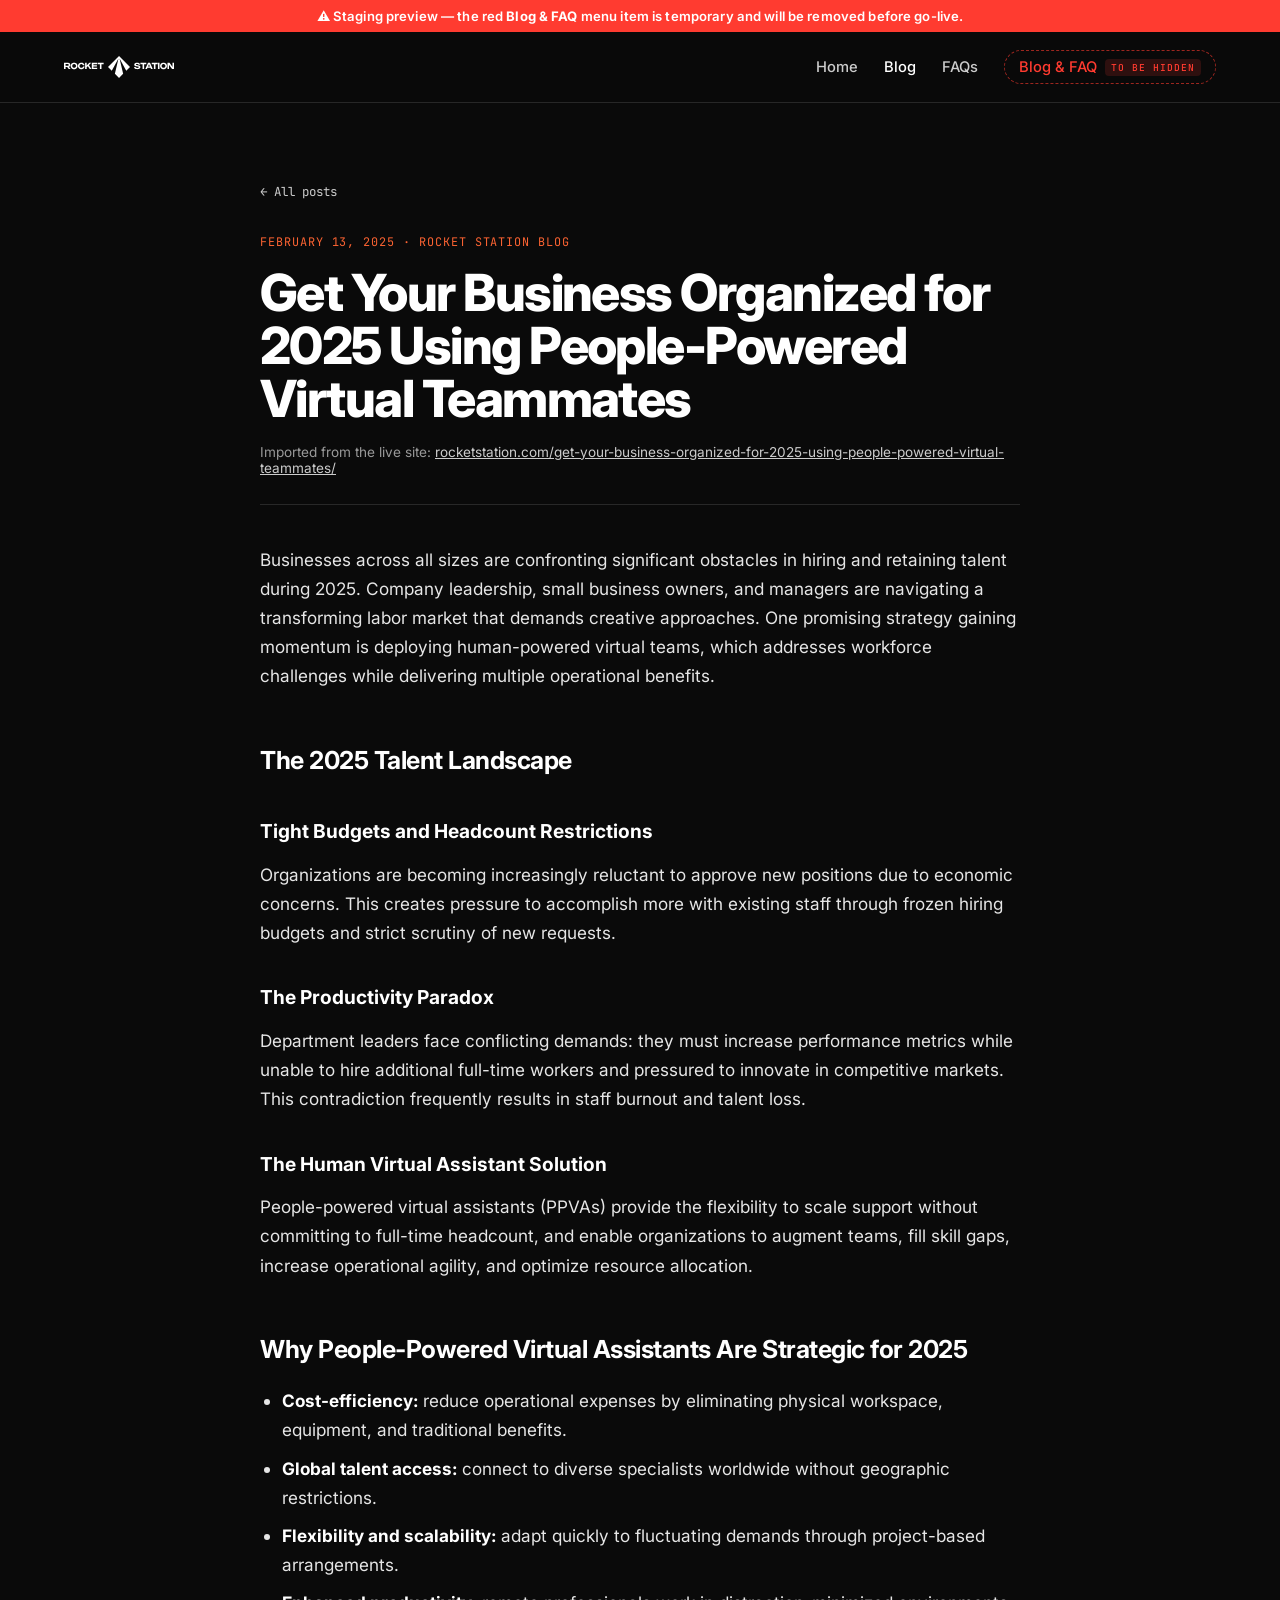
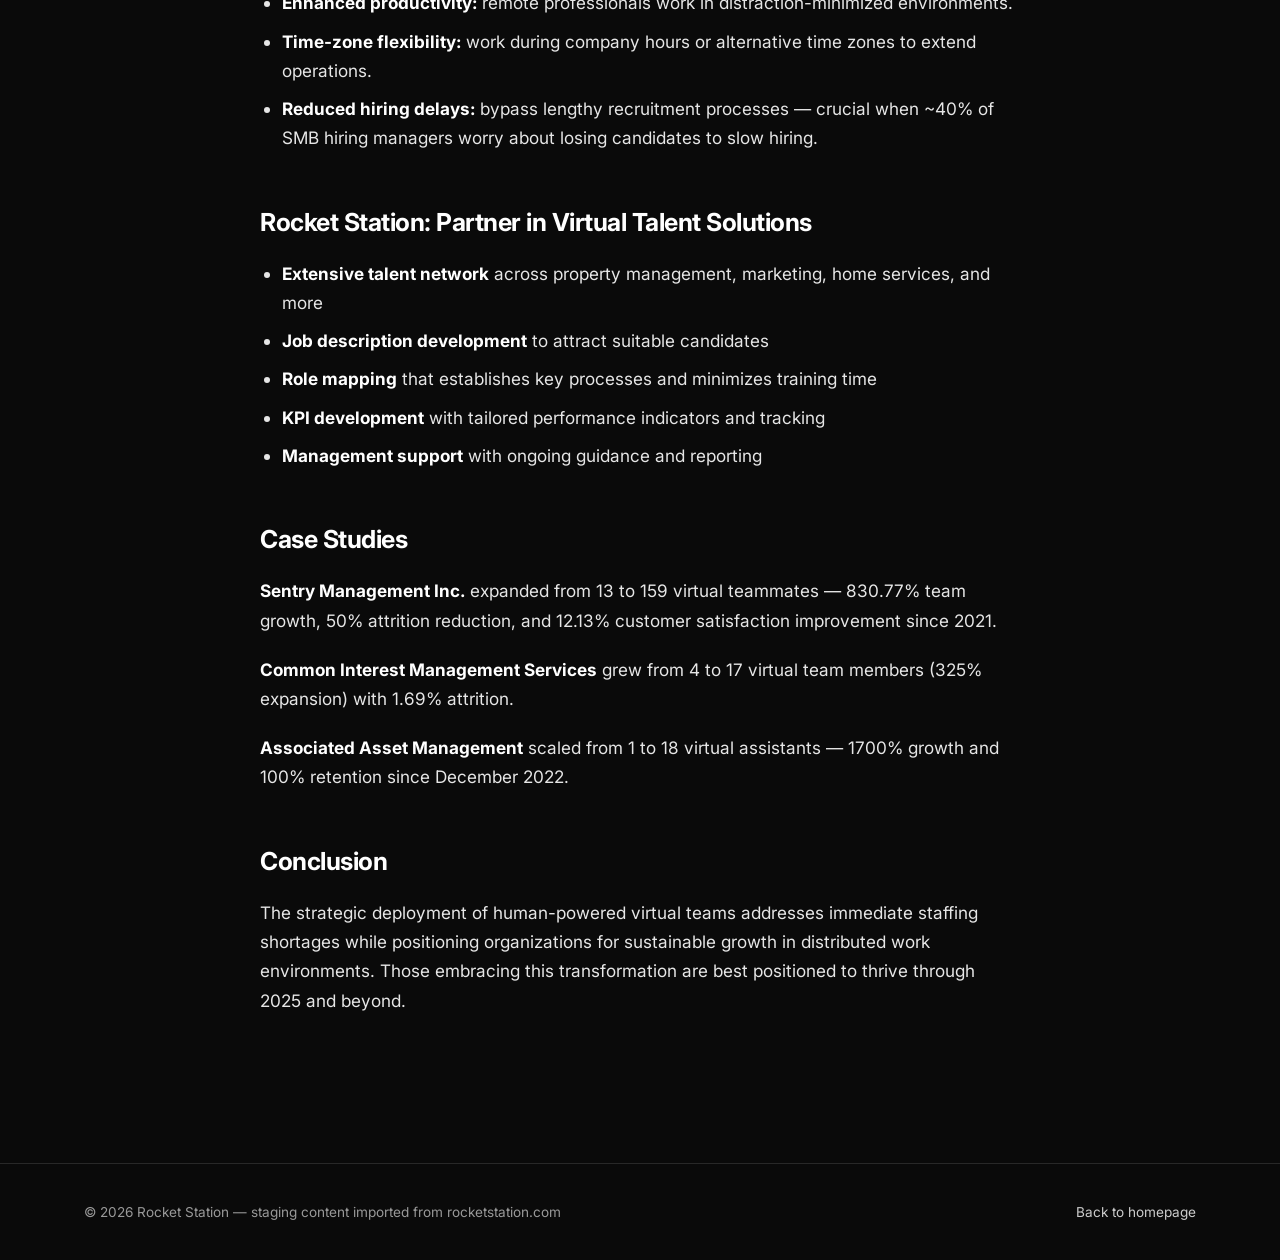
<file: posts/get-organized-2025-virtual-teammates.html>
<!DOCTYPE html>
<html lang="en">
<head>
  <meta charset="UTF-8" />
  <meta name="viewport" content="width=device-width, initial-scale=1.0" />
  <title>Get Your Business Organized for 2025 Using People-Powered Virtual Teammates — Rocket Station</title>
  <link rel="preconnect" href="https://fonts.googleapis.com" />
  <link rel="preconnect" href="https://fonts.gstatic.com" crossorigin />
  <link href="https://fonts.googleapis.com/css2?family=Inter:wght@400;500;600;700;800;900&family=JetBrains+Mono:wght@400;500&display=swap" rel="stylesheet" />
  <link rel="stylesheet" href="../styles.css" />
</head>
<body>
  <div class="staging-banner">⚠ Staging preview — the red <strong>Blog &amp; FAQ</strong> menu item is temporary and will be removed before go-live.</div>
  <nav class="subnav">
    <a href="../index.html" class="nav__logo" aria-label="Rocket Station home"><img src="../assets/logo.svg" alt="Rocket Station" class="nav__logo-img" /></a>
    <div class="subnav__links">
      <a href="../index.html">Home</a>
      <a href="../blog.html" class="is-active">Blog</a>
      <a href="../faq.html" class="">FAQs</a>
      <a href="../blog.html" class="nav__temp">Blog &amp; FAQ <span class="nav__temp-tag">to be hidden</span></a>
    </div>
  </nav>
  <main class="container">
    <article class="article">
      <a href="../blog.html" class="article__back">← All posts</a>
      <div class="article__meta">February 13, 2025 · Rocket Station Blog</div>
      <h1>Get Your Business Organized for 2025 Using People-Powered Virtual Teammates</h1>
      <p class="article__source">Imported from the live site: <a href="https://rocketstation.com/get-your-business-organized-for-2025-using-people-powered-virtual-teammates/" target="_blank" rel="noopener">rocketstation.com/get-your-business-organized-for-2025-using-people-powered-virtual-teammates/</a></p>
      <div class="article__body">
      <p>Businesses across all sizes are confronting significant obstacles in hiring and retaining talent during 2025. Company leadership, small business owners, and managers are navigating a transforming labor market that demands creative approaches. One promising strategy gaining momentum is deploying human-powered virtual teams, which addresses workforce challenges while delivering multiple operational benefits.</p>

      <h2>The 2025 Talent Landscape</h2>
      <h3>Tight Budgets and Headcount Restrictions</h3>
      <p>Organizations are becoming increasingly reluctant to approve new positions due to economic concerns. This creates pressure to accomplish more with existing staff through frozen hiring budgets and strict scrutiny of new requests.</p>
      <h3>The Productivity Paradox</h3>
      <p>Department leaders face conflicting demands: they must increase performance metrics while unable to hire additional full-time workers and pressured to innovate in competitive markets. This contradiction frequently results in staff burnout and talent loss.</p>
      <h3>The Human Virtual Assistant Solution</h3>
      <p>People-powered virtual assistants (PPVAs) provide the flexibility to scale support without committing to full-time headcount, and enable organizations to augment teams, fill skill gaps, increase operational agility, and optimize resource allocation.</p>

      <h2>Why People-Powered Virtual Assistants Are Strategic for 2025</h2>
      <ul>
        <li><strong>Cost-efficiency:</strong> reduce operational expenses by eliminating physical workspace, equipment, and traditional benefits.</li>
        <li><strong>Global talent access:</strong> connect to diverse specialists worldwide without geographic restrictions.</li>
        <li><strong>Flexibility and scalability:</strong> adapt quickly to fluctuating demands through project-based arrangements.</li>
        <li><strong>Enhanced productivity:</strong> remote professionals work in distraction-minimized environments.</li>
        <li><strong>Time-zone flexibility:</strong> work during company hours or alternative time zones to extend operations.</li>
        <li><strong>Reduced hiring delays:</strong> bypass lengthy recruitment processes — crucial when ~40% of SMB hiring managers worry about losing candidates to slow hiring.</li>
      </ul>

      <h2>Rocket Station: Partner in Virtual Talent Solutions</h2>
      <ul>
        <li><strong>Extensive talent network</strong> across property management, marketing, home services, and more</li>
        <li><strong>Job description development</strong> to attract suitable candidates</li>
        <li><strong>Role mapping</strong> that establishes key processes and minimizes training time</li>
        <li><strong>KPI development</strong> with tailored performance indicators and tracking</li>
        <li><strong>Management support</strong> with ongoing guidance and reporting</li>
      </ul>

      <h2>Case Studies</h2>
      <p><strong>Sentry Management Inc.</strong> expanded from 13 to 159 virtual teammates — 830.77% team growth, 50% attrition reduction, and 12.13% customer satisfaction improvement since 2021.</p>
      <p><strong>Common Interest Management Services</strong> grew from 4 to 17 virtual team members (325% expansion) with 1.69% attrition.</p>
      <p><strong>Associated Asset Management</strong> scaled from 1 to 18 virtual assistants — 1700% growth and 100% retention since December 2022.</p>

      <h2>Conclusion</h2>
      <p>The strategic deployment of human-powered virtual teams addresses immediate staffing shortages while positioning organizations for sustainable growth in distributed work environments. Those embracing this transformation are best positioned to thrive through 2025 and beyond.</p>
      </div>
    </article>
  </main>
  <footer class="subfooter">
    <div class="container">
      <span>© 2026 Rocket Station — staging content imported from rocketstation.com</span>
      <span><a href="../index.html">Back to homepage</a></span>
    </div>
  </footer>
  <script src="../script.js"></script>
</body>
</html>
</file>
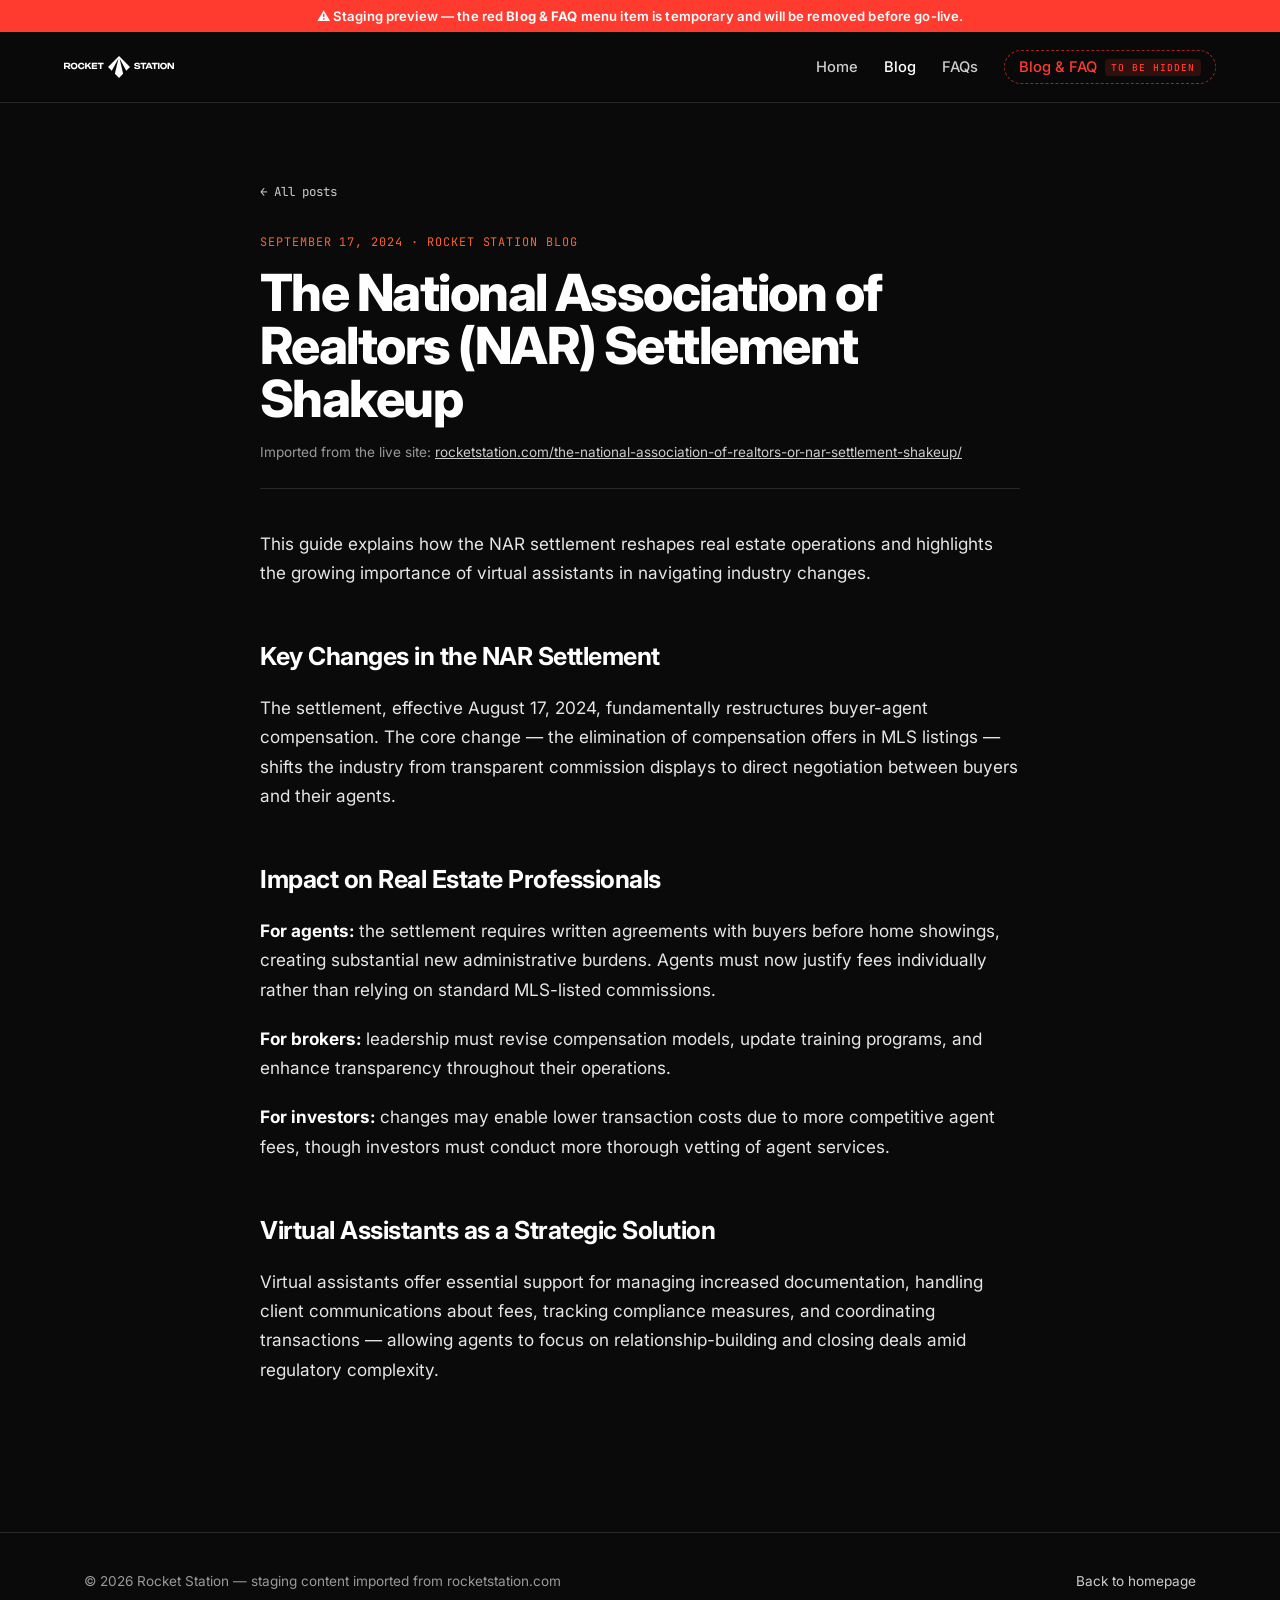
<file: posts/nar-settlement-shakeup.html>
<!DOCTYPE html>
<html lang="en">
<head>
  <meta charset="UTF-8" />
  <meta name="viewport" content="width=device-width, initial-scale=1.0" />
  <title>The National Association of Realtors (NAR) Settlement Shakeup — Rocket Station</title>
  <link rel="preconnect" href="https://fonts.googleapis.com" />
  <link rel="preconnect" href="https://fonts.gstatic.com" crossorigin />
  <link href="https://fonts.googleapis.com/css2?family=Inter:wght@400;500;600;700;800;900&family=JetBrains+Mono:wght@400;500&display=swap" rel="stylesheet" />
  <link rel="stylesheet" href="../styles.css" />
</head>
<body>
  <div class="staging-banner">⚠ Staging preview — the red <strong>Blog &amp; FAQ</strong> menu item is temporary and will be removed before go-live.</div>
  <nav class="subnav">
    <a href="../index.html" class="nav__logo" aria-label="Rocket Station home"><img src="../assets/logo.svg" alt="Rocket Station" class="nav__logo-img" /></a>
    <div class="subnav__links">
      <a href="../index.html">Home</a>
      <a href="../blog.html" class="is-active">Blog</a>
      <a href="../faq.html" class="">FAQs</a>
      <a href="../blog.html" class="nav__temp">Blog &amp; FAQ <span class="nav__temp-tag">to be hidden</span></a>
    </div>
  </nav>
  <main class="container">
    <article class="article">
      <a href="../blog.html" class="article__back">← All posts</a>
      <div class="article__meta">September 17, 2024 · Rocket Station Blog</div>
      <h1>The National Association of Realtors (NAR) Settlement Shakeup</h1>
      <p class="article__source">Imported from the live site: <a href="https://rocketstation.com/the-national-association-of-realtors-or-nar-settlement-shakeup/" target="_blank" rel="noopener">rocketstation.com/the-national-association-of-realtors-or-nar-settlement-shakeup/</a></p>
      <div class="article__body">
      <p>This guide explains how the NAR settlement reshapes real estate operations and highlights the growing importance of virtual assistants in navigating industry changes.</p>

      <h2>Key Changes in the NAR Settlement</h2>
      <p>The settlement, effective August 17, 2024, fundamentally restructures buyer-agent compensation. The core change — the elimination of compensation offers in MLS listings — shifts the industry from transparent commission displays to direct negotiation between buyers and their agents.</p>

      <h2>Impact on Real Estate Professionals</h2>
      <p><strong>For agents:</strong> the settlement requires written agreements with buyers before home showings, creating substantial new administrative burdens. Agents must now justify fees individually rather than relying on standard MLS-listed commissions.</p>
      <p><strong>For brokers:</strong> leadership must revise compensation models, update training programs, and enhance transparency throughout their operations.</p>
      <p><strong>For investors:</strong> changes may enable lower transaction costs due to more competitive agent fees, though investors must conduct more thorough vetting of agent services.</p>

      <h2>Virtual Assistants as a Strategic Solution</h2>
      <p>Virtual assistants offer essential support for managing increased documentation, handling client communications about fees, tracking compliance measures, and coordinating transactions — allowing agents to focus on relationship-building and closing deals amid regulatory complexity.</p>
      </div>
    </article>
  </main>
  <footer class="subfooter">
    <div class="container">
      <span>© 2026 Rocket Station — staging content imported from rocketstation.com</span>
      <span><a href="../index.html">Back to homepage</a></span>
    </div>
  </footer>
  <script src="../script.js"></script>
</body>
</html>
</file>
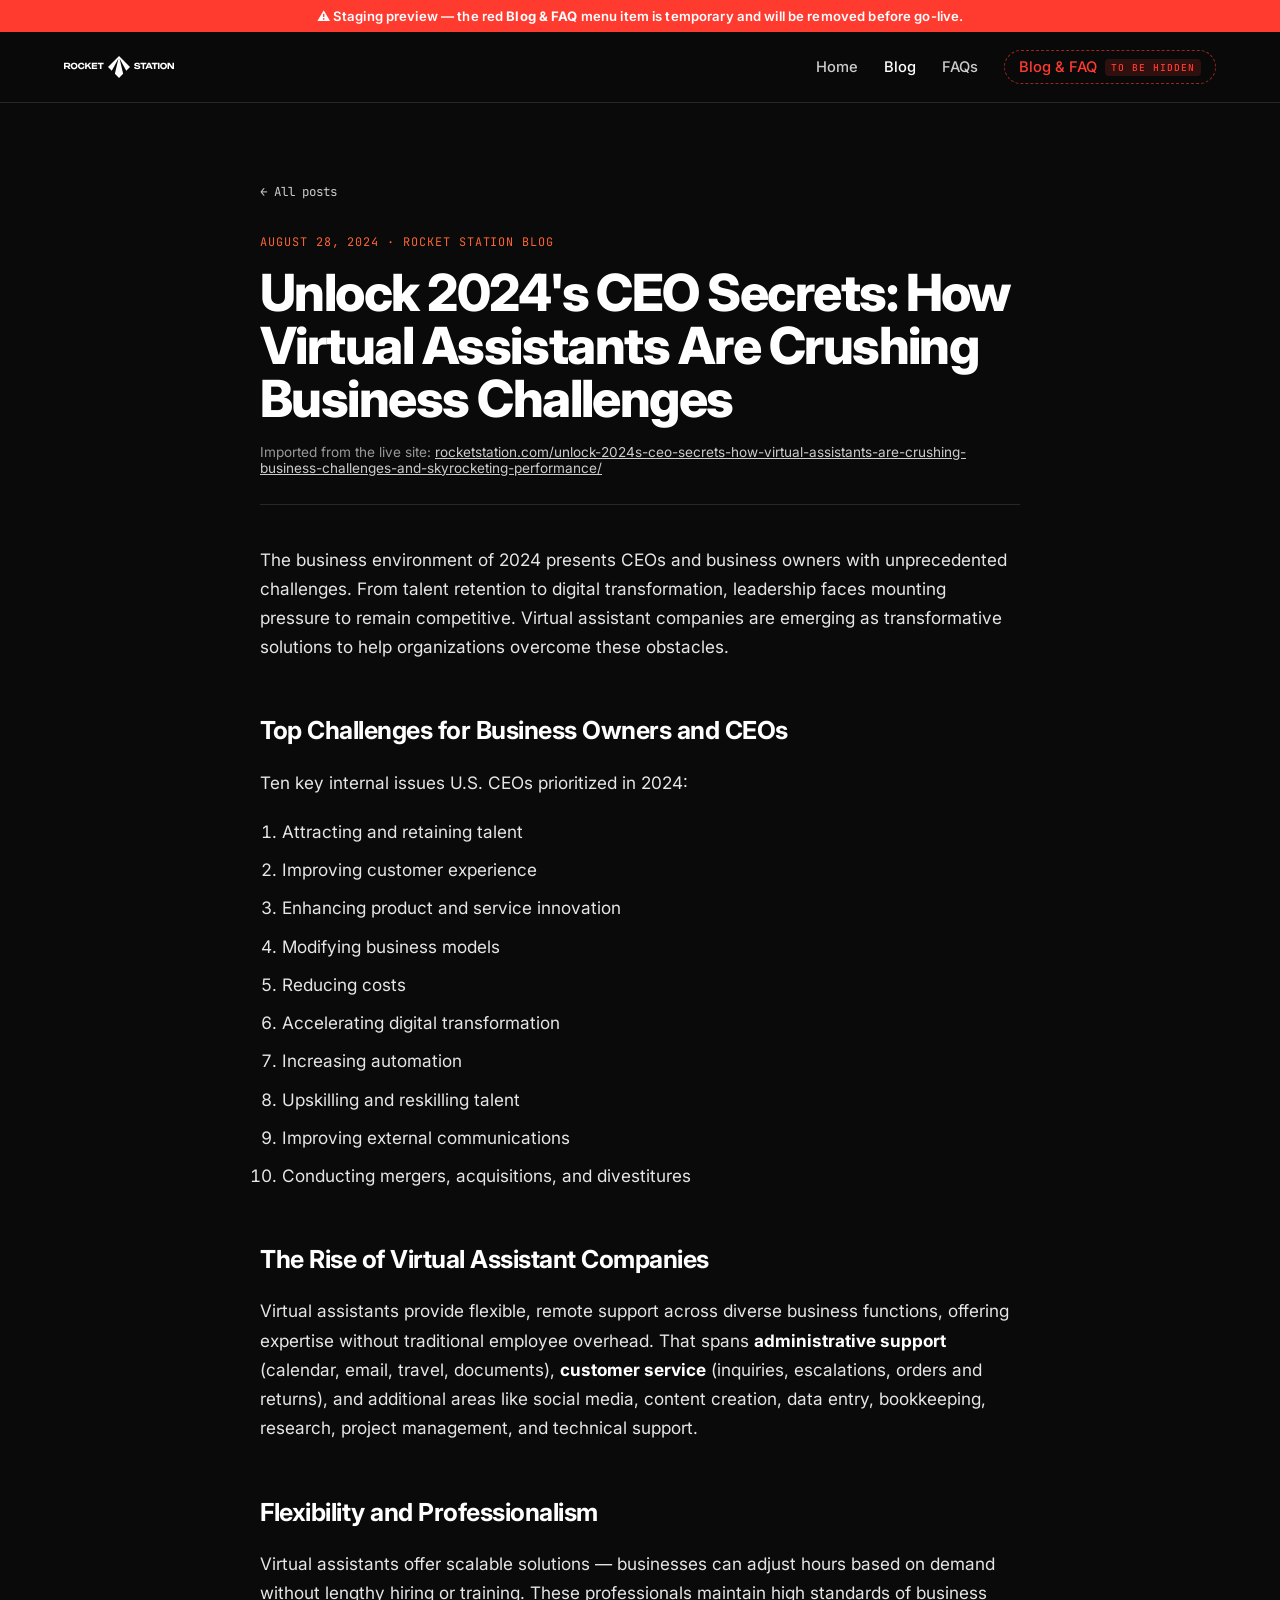
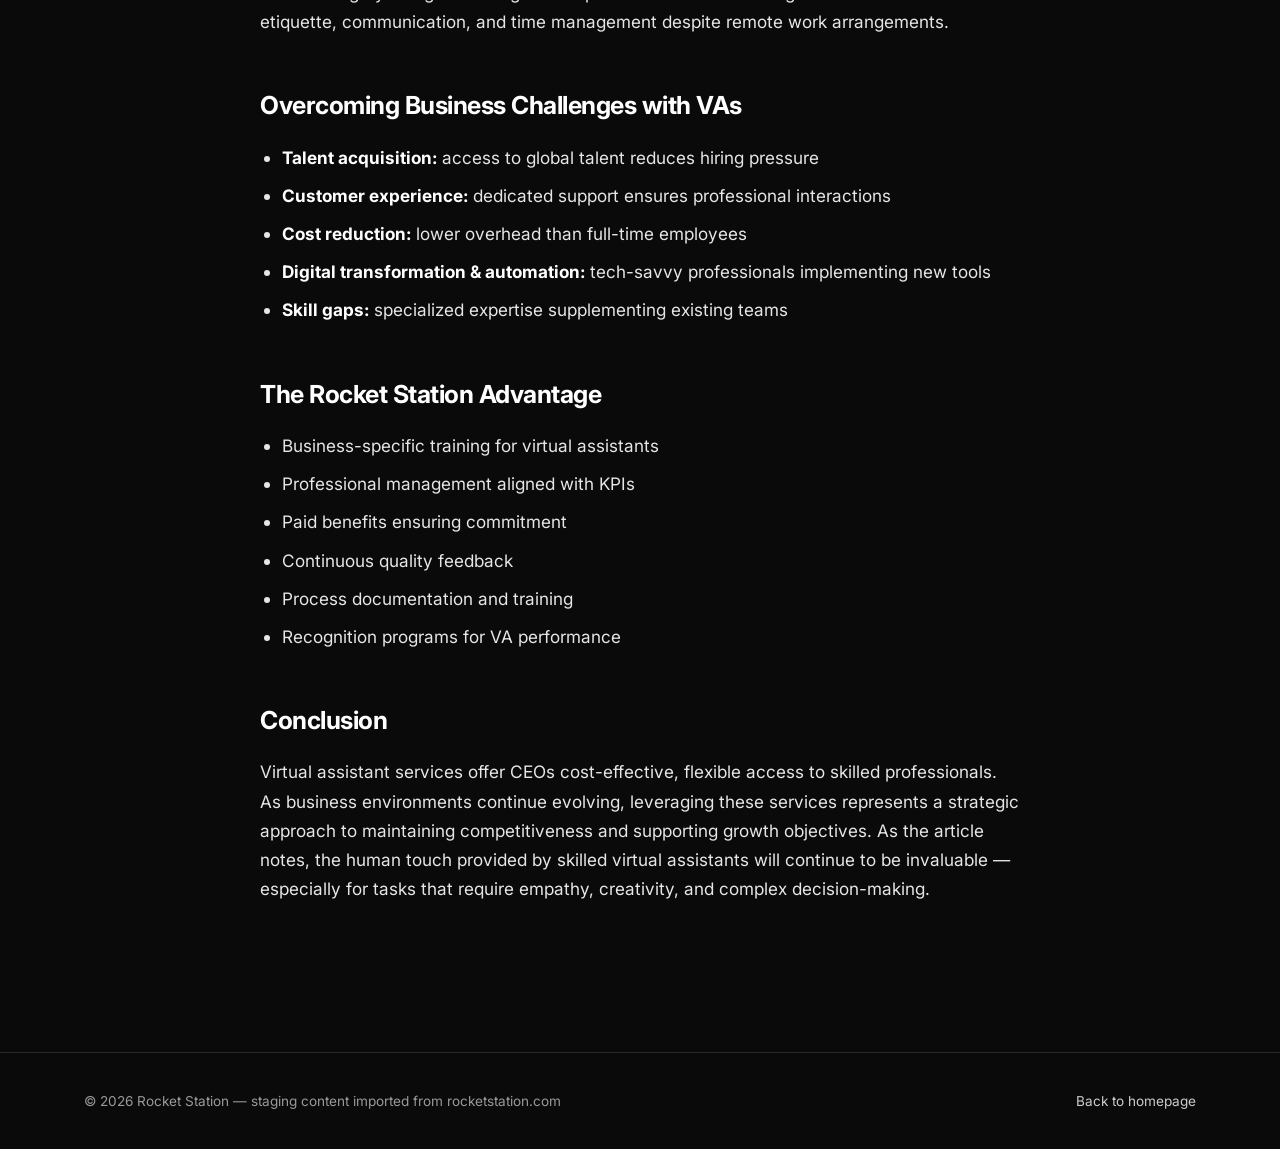
<file: posts/unlock-2024-ceo-secrets.html>
<!DOCTYPE html>
<html lang="en">
<head>
  <meta charset="UTF-8" />
  <meta name="viewport" content="width=device-width, initial-scale=1.0" />
  <title>Unlock 2024's CEO Secrets: How Virtual Assistants Are Crushing Business Challenges — Rocket Station</title>
  <link rel="preconnect" href="https://fonts.googleapis.com" />
  <link rel="preconnect" href="https://fonts.gstatic.com" crossorigin />
  <link href="https://fonts.googleapis.com/css2?family=Inter:wght@400;500;600;700;800;900&family=JetBrains+Mono:wght@400;500&display=swap" rel="stylesheet" />
  <link rel="stylesheet" href="../styles.css" />
</head>
<body>
  <div class="staging-banner">⚠ Staging preview — the red <strong>Blog &amp; FAQ</strong> menu item is temporary and will be removed before go-live.</div>
  <nav class="subnav">
    <a href="../index.html" class="nav__logo" aria-label="Rocket Station home"><img src="../assets/logo.svg" alt="Rocket Station" class="nav__logo-img" /></a>
    <div class="subnav__links">
      <a href="../index.html">Home</a>
      <a href="../blog.html" class="is-active">Blog</a>
      <a href="../faq.html" class="">FAQs</a>
      <a href="../blog.html" class="nav__temp">Blog &amp; FAQ <span class="nav__temp-tag">to be hidden</span></a>
    </div>
  </nav>
  <main class="container">
    <article class="article">
      <a href="../blog.html" class="article__back">← All posts</a>
      <div class="article__meta">August 28, 2024 · Rocket Station Blog</div>
      <h1>Unlock 2024's CEO Secrets: How Virtual Assistants Are Crushing Business Challenges</h1>
      <p class="article__source">Imported from the live site: <a href="https://rocketstation.com/unlock-2024s-ceo-secrets-how-virtual-assistants-are-crushing-business-challenges-and-skyrocketing-performance/" target="_blank" rel="noopener">rocketstation.com/unlock-2024s-ceo-secrets-how-virtual-assistants-are-crushing-business-challenges-and-skyrocketing-performance/</a></p>
      <div class="article__body">
      <p>The business environment of 2024 presents CEOs and business owners with unprecedented challenges. From talent retention to digital transformation, leadership faces mounting pressure to remain competitive. Virtual assistant companies are emerging as transformative solutions to help organizations overcome these obstacles.</p>

      <h2>Top Challenges for Business Owners and CEOs</h2>
      <p>Ten key internal issues U.S. CEOs prioritized in 2024:</p>
      <ol>
        <li>Attracting and retaining talent</li>
        <li>Improving customer experience</li>
        <li>Enhancing product and service innovation</li>
        <li>Modifying business models</li>
        <li>Reducing costs</li>
        <li>Accelerating digital transformation</li>
        <li>Increasing automation</li>
        <li>Upskilling and reskilling talent</li>
        <li>Improving external communications</li>
        <li>Conducting mergers, acquisitions, and divestitures</li>
      </ol>

      <h2>The Rise of Virtual Assistant Companies</h2>
      <p>Virtual assistants provide flexible, remote support across diverse business functions, offering expertise without traditional employee overhead. That spans <strong>administrative support</strong> (calendar, email, travel, documents), <strong>customer service</strong> (inquiries, escalations, orders and returns), and additional areas like social media, content creation, data entry, bookkeeping, research, project management, and technical support.</p>

      <h2>Flexibility and Professionalism</h2>
      <p>Virtual assistants offer scalable solutions — businesses can adjust hours based on demand without lengthy hiring or training. These professionals maintain high standards of business etiquette, communication, and time management despite remote work arrangements.</p>

      <h2>Overcoming Business Challenges with VAs</h2>
      <ul>
        <li><strong>Talent acquisition:</strong> access to global talent reduces hiring pressure</li>
        <li><strong>Customer experience:</strong> dedicated support ensures professional interactions</li>
        <li><strong>Cost reduction:</strong> lower overhead than full-time employees</li>
        <li><strong>Digital transformation &amp; automation:</strong> tech-savvy professionals implementing new tools</li>
        <li><strong>Skill gaps:</strong> specialized expertise supplementing existing teams</li>
      </ul>

      <h2>The Rocket Station Advantage</h2>
      <ul>
        <li>Business-specific training for virtual assistants</li>
        <li>Professional management aligned with KPIs</li>
        <li>Paid benefits ensuring commitment</li>
        <li>Continuous quality feedback</li>
        <li>Process documentation and training</li>
        <li>Recognition programs for VA performance</li>
      </ul>

      <h2>Conclusion</h2>
      <p>Virtual assistant services offer CEOs cost-effective, flexible access to skilled professionals. As business environments continue evolving, leveraging these services represents a strategic approach to maintaining competitiveness and supporting growth objectives. As the article notes, the human touch provided by skilled virtual assistants will continue to be invaluable — especially for tasks that require empathy, creativity, and complex decision-making.</p>
      </div>
    </article>
  </main>
  <footer class="subfooter">
    <div class="container">
      <span>© 2026 Rocket Station — staging content imported from rocketstation.com</span>
      <span><a href="../index.html">Back to homepage</a></span>
    </div>
  </footer>
  <script src="../script.js"></script>
</body>
</html>
</file>
<file: styles.css>
/* ===========================================================
   Rocket Station — rebuilt from "Rocket Station (External).fig"
   Palette & type derived from the Figma "Homepage v1" page.
   =========================================================== */
:root {
  --bg:        #0a0a0a;
  --ink:       #0a0a0a;
  --white:     #ffffff;
  --offwhite:  #e6e6e6;
  --light:     #e9e7e2;   /* light section background */
  --gray-500:  #999999;
  --gray-300:  #cccccc;
  --line:      rgba(255,255,255,0.12);
  --line-dark: rgba(0,0,0,0.12);
  --orange:    #fb6332;
  --purple:    #da91f2;
  --yellow:    #fbfb32;
  --cream:     #f6f4e7;

  --maxw: 1240px;
  --pad: clamp(20px, 5vw, 80px);
  --font: "Inter", "Helvetica Neue", Arial, sans-serif;
  --mono: "JetBrains Mono", ui-monospace, "SF Mono", Menlo, monospace;
}

*, *::before, *::after { box-sizing: border-box; }
html { scroll-behavior: smooth; }
body {
  margin: 0;
  font-family: var(--font);
  background: var(--bg);
  color: var(--white);
  -webkit-font-smoothing: antialiased;
  text-rendering: optimizeLegibility;
  overflow-x: hidden;
}
img, video { display: block; max-width: 100%; }
a { color: inherit; text-decoration: none; }
h1, h2, h3, h4, p, blockquote, figure, ol { margin: 0; }

.container { width: 100%; max-width: var(--maxw); margin-inline: auto; padding-inline: var(--pad); }
.section { padding-block: clamp(80px, 12vh, 180px); position: relative; }
.section--dark  { background: var(--bg);    color: var(--white); }
.section--light { background: var(--light);  color: var(--ink); }

/* ---------- Typography helpers ---------- */
.display {
  font-weight: 800;
  font-size: clamp(2.4rem, 5.6vw, 5rem);
  line-height: 0.98;
  letter-spacing: -0.035em;
  max-width: 14ch;
}
.display--light { color: var(--white); }

.eyebrow {
  display: inline-block;
  font-size: 0.72rem;
  font-weight: 600;
  letter-spacing: 0.22em;
  text-transform: uppercase;
  color: var(--gray-300);
  padding: 4px 9px;
  border-radius: 4px;
  background: rgba(255,255,255,0.07);
  margin-bottom: 28px;
}
.eyebrow--dark   { color: #555; background: rgba(0,0,0,0.06); }
.eyebrow--purple { color: var(--purple); background: rgba(218,145,242,0.12); }
.eyebrow--orange { color: var(--orange); background: rgba(251,99,50,0.12); }

/* ---------- Buttons ---------- */
.btn {
  --bw: 1px;
  display: inline-flex; align-items: center; gap: 8px;
  font-size: 0.95rem; font-weight: 600; letter-spacing: -0.01em;
  padding: 14px 26px; border-radius: 100px;
  border: var(--bw) solid transparent;
  cursor: pointer; transition: transform .25s ease, background .25s ease, color .25s ease, border-color .25s ease;
  white-space: nowrap;
}
.btn:hover { transform: translateY(-2px); }
.btn--small { padding: 9px 18px; font-size: 0.85rem; background: var(--white); color: var(--ink); }
.btn--light { background: var(--white); color: var(--ink); }
.btn--ghost { background: transparent; color: var(--white); border-color: var(--line); }
.btn--ghost:hover { border-color: rgba(255,255,255,0.5); }
.btn--dark  { background: var(--ink); color: var(--white); }
.btn--lg    { padding: 20px 40px; font-size: 1.05rem; }

/* ---------- Ticker ---------- */
.ticker {
  position: fixed; top: 0; left: 0; right: 0; z-index: 60;
  background: #050505; border-bottom: 1px solid var(--line);
  overflow: hidden; height: 30px; display: flex; align-items: center;
}
.ticker__track {
  display: flex; gap: 60px; white-space: nowrap;
  animation: scroll-x 38s linear infinite;
  font-family: var(--mono); font-size: 0.66rem; letter-spacing: 0.18em;
  color: var(--gray-500); padding-left: 60px;
}
@keyframes scroll-x { to { transform: translateX(-50%); } }

/* ---------- Nav ---------- */
.nav {
  position: fixed; top: 30px; left: 0; right: 0; z-index: 50;
  display: flex; align-items: center; justify-content: space-between;
  gap: 24px; padding: 18px var(--pad);
  transition: background .3s ease, backdrop-filter .3s ease, padding .3s ease, border-color .3s ease;
  border-bottom: 1px solid transparent;
}
.nav.is-stuck {
  background: rgba(10,10,10,0.72);
  backdrop-filter: blur(14px);
  border-bottom-color: var(--line);
  padding-block: 12px;
}
.nav__logo {
  display: inline-flex; align-items: center; gap: 10px;
  font-weight: 700; font-size: 1.05rem; letter-spacing: -0.02em;
  color: var(--white);
}
.nav__logo-img { height: 22px; width: auto; display: block; }
.nav__links { display: flex; gap: 30px; }
.nav__links a {
  font-size: 0.92rem; color: var(--gray-300); font-weight: 500;
  transition: color .2s ease;
}
.nav__links a:hover { color: var(--white); }

/* ---------- Hero ---------- */
.hero {
  position: relative; min-height: 100svh;
  display: flex; align-items: flex-end;
  padding-bottom: clamp(48px, 8vh, 96px);
  overflow: hidden;
}
.hero__video {
  position: absolute; inset: 0; width: 100%; height: 100%;
  object-fit: cover; z-index: 0;
}
.hero__scrim {
  position: absolute; inset: 0; z-index: 1;
  background:
    linear-gradient(180deg, rgba(5,5,5,0.55) 0%, rgba(5,5,5,0) 28%),
    linear-gradient(0deg, rgba(5,5,5,0.85) 0%, rgba(5,5,5,0.1) 45%);
}
.hero__inner { position: relative; z-index: 2; width: 100%; max-width: var(--maxw); margin-inline: auto; padding-inline: var(--pad); }
.hero__bottom {
  display: grid; grid-template-columns: 1.3fr 1fr; gap: clamp(28px, 5vw, 80px);
  align-items: end;
}
.hero__title {
  font-weight: 800; font-size: clamp(2.6rem, 6.4vw, 5.6rem);
  line-height: 0.95; letter-spacing: -0.04em; max-width: 14ch;
}
.hero__aside { padding-bottom: 6px; }
.hero__sub {
  font-size: clamp(1rem, 1.3vw, 1.2rem); line-height: 1.45;
  color: var(--offwhite); max-width: 42ch; margin-bottom: 26px;
}
.hero__cta { display: flex; flex-wrap: wrap; gap: 12px; }

/* ---------- Dot grids ---------- */
.dotgrid {
  position: absolute; inset: 0; z-index: 0; pointer-events: none;
  background-image: radial-gradient(currentColor 1.3px, transparent 1.3px);
  background-size: 26px 26px;
  color: rgba(0,0,0,0.12);
  -webkit-mask-image: radial-gradient(ellipse 60% 70% at 50% 60%, #000 30%, transparent 72%);
          mask-image: radial-gradient(ellipse 60% 70% at 50% 60%, #000 30%, transparent 72%);
}
.dotgrid--faint { color: rgba(255,255,255,0.10); }

/* ---------- Solution ---------- */
.solution { background: var(--light); color: var(--ink); overflow: hidden; text-align: center; }
.solution .container { position: relative; z-index: 1; display: flex; flex-direction: column; align-items: center; }
.solution .display { max-width: 16ch; }
.solution__body { margin-top: 38px; max-width: 46ch; }
.solution__body p { font-size: clamp(1.05rem, 1.5vw, 1.3rem); line-height: 1.5; color: #444; }
.solution__kicker { margin-top: 22px; color: var(--ink) !important; font-weight: 600; }

/* ---------- How it works ---------- */
.how__head { margin-bottom: clamp(48px, 7vw, 96px); }
.steps { list-style: none; padding: 0; display: grid; gap: 0; }
.step {
  display: grid; grid-template-columns: minmax(260px, 0.9fr) 1.3fr;
  gap: clamp(24px, 5vw, 80px); align-items: start;
  padding: clamp(34px, 4vw, 56px) 0; border-top: 1px solid var(--line);
}
.step:last-child { border-bottom: 1px solid var(--line); }
.step__num {
  font-weight: 800; font-size: clamp(2.6rem, 5vw, 4.4rem); line-height: 0.9;
  letter-spacing: -0.03em; display: flex; flex-direction: column;
}
.step__num span { font-size: 0.42em; color: var(--orange); margin-top: 6px; letter-spacing: -0.01em; }
.step__body h3 { font-size: clamp(1.2rem, 1.8vw, 1.6rem); font-weight: 700; letter-spacing: -0.02em; margin-bottom: 14px; }
.step__body p { font-size: 1.05rem; line-height: 1.55; color: var(--gray-300); max-width: 46ch; }

/* ---------- Industries & cards ---------- */
.industries__head { display: flex; flex-wrap: wrap; align-items: end; justify-content: space-between; gap: 24px; margin-bottom: clamp(40px, 5vw, 72px); }
.industries__sub { color: var(--gray-300); font-size: 1.1rem; max-width: 30ch; }
.cards { display: grid; grid-template-columns: repeat(4, 1fr); gap: 18px; }
.card {
  position: relative; min-height: 320px; padding: 28px;
  display: flex; flex-direction: column; justify-content: flex-end;
  border: 1px solid var(--line); border-radius: 18px;
  background: linear-gradient(180deg, rgba(255,255,255,0.05), rgba(255,255,255,0.015));
  transition: transform .35s ease, border-color .35s ease, background .35s ease;
  overflow: hidden;
}
.card::after {
  content: ""; position: absolute; inset: 0; opacity: 0;
  background: radial-gradient(120% 90% at 50% 0%, rgba(251,99,50,0.18), transparent 60%);
  transition: opacity .35s ease;
}
.card:hover { transform: translateY(-6px); border-color: rgba(255,255,255,0.3); }
.card:hover::after { opacity: 1; }
.card__index { font-family: var(--mono); font-size: 0.78rem; color: var(--gray-500); margin-bottom: auto; }
.card h3 { font-size: 1.25rem; font-weight: 700; letter-spacing: -0.02em; margin: 22px 0 10px; position: relative; }
.card p { font-size: 0.92rem; line-height: 1.5; color: var(--gray-300); position: relative; }
.cards--ai .card { min-height: 280px; }

/* ---------- Proof / stats ---------- */
.proof { overflow: hidden; text-align: center; }
.proof .container { position: relative; z-index: 1; }
.proof__lead { margin: 0 auto 64px; max-width: none; }
.stats { display: grid; grid-template-columns: repeat(4, 1fr); gap: 24px; }
.stat { padding: 30px 16px; border-top: 1px solid var(--line); }
.stat__num {
  display: block; font-weight: 800; letter-spacing: -0.04em;
  font-size: clamp(2.6rem, 5vw, 4.6rem); line-height: 1;
}
.stat__label { display: block; margin-top: 14px; color: var(--gray-300); font-size: 0.95rem; }

/* ---------- Testimonial ---------- */
.testimonial__grid { display: grid; grid-template-columns: 1.1fr 0.9fr; gap: clamp(32px, 6vw, 90px); align-items: center; }
.testimonial blockquote {
  font-size: clamp(1.5rem, 2.6vw, 2.3rem); font-weight: 700;
  line-height: 1.18; letter-spacing: -0.025em; color: var(--ink);
}
.testimonial cite {
  display: block; margin-top: 28px; font-style: normal;
  font-family: var(--mono); font-size: 0.78rem; letter-spacing: 0.12em;
  text-transform: uppercase; color: #555;
}
.testimonial__dots { display: flex; gap: 14px; margin-top: 28px; font-family: var(--mono); font-size: 0.72rem; color: #aaa; }
.testimonial__dots .is-active { color: var(--ink); }
.testimonial__media img { width: 100%; height: 100%; max-height: 520px; object-fit: cover; border-radius: 18px; }

/* ---------- AI ---------- */
.ai__head { max-width: 760px; margin-bottom: clamp(44px, 5vw, 80px); }
.ai__sub { margin-top: 26px; font-size: 1.15rem; line-height: 1.5; color: var(--gray-300); max-width: 54ch; }
.cards--ai { grid-template-columns: repeat(3, 1fr); }

/* ---------- Footer ---------- */
.footer { background: var(--light); color: var(--ink); padding-top: clamp(70px, 9vw, 130px); }
.footer__cta { display: flex; flex-wrap: wrap; align-items: center; justify-content: space-between; gap: 30px; padding-bottom: clamp(60px, 8vw, 110px); border-bottom: 1px solid var(--line-dark); }
.footer__headline { font-size: clamp(3rem, 8vw, 7rem); font-weight: 800; letter-spacing: -0.04em; line-height: 0.92; max-width: 12ch; }
.footer__grid { display: grid; grid-template-columns: 1.4fr 1fr 1fr 1fr 1fr; gap: 40px 30px; padding-block: clamp(48px, 6vw, 84px); }
.footer__col h4 { font-size: 0.95rem; font-weight: 700; margin-bottom: 20px; }
.footer__col a, .footer__col address {
  display: block; font-style: normal; font-size: 0.92rem; line-height: 1.7;
  color: #5a5852; transition: color .2s ease;
}
.footer__col a:hover { color: var(--ink); }
.footer__col--contact a { margin-bottom: 12px; }
.footer__col--contact address { margin-top: 16px; }
.footer__bottom { display: flex; flex-wrap: wrap; align-items: center; justify-content: space-between; gap: 16px; padding-block: 30px; border-top: 1px solid var(--line-dark); }
.footer__legal { display: flex; gap: 28px; }
.footer__legal a, .footer__copy { font-size: 0.8rem; color: #6b6963; }

/* ---------- Reveal animation ---------- */
.reveal { opacity: 0; transform: translateY(24px); transition: opacity .7s ease, transform .7s ease; }
.reveal.is-visible { opacity: 1; transform: none; }

/* ---------- Responsive ---------- */
@media (max-width: 1024px) {
  .cards { grid-template-columns: repeat(2, 1fr); }
  .stats { grid-template-columns: repeat(2, 1fr); }
  .footer__grid { grid-template-columns: 1fr 1fr 1fr; }
  .nav__links { display: none; }
}
@media (max-width: 760px) {
  .hero__bottom { grid-template-columns: 1fr; align-items: start; }
  .step { grid-template-columns: 1fr; gap: 16px; }
  .step__num { flex-direction: row; align-items: baseline; gap: 16px; }
  .industries__head { flex-direction: column; align-items: start; }
  .cards--ai { grid-template-columns: 1fr; }
  .testimonial__grid { grid-template-columns: 1fr; }
  .testimonial__media { order: -1; }
  .footer__grid { grid-template-columns: 1fr 1fr; }
  .footer__cta { flex-direction: column; align-items: start; }
}
@media (max-width: 480px) {
  .cards, .stats, .footer__grid { grid-template-columns: 1fr; }
}

@media (prefers-reduced-motion: reduce) {
  .reveal { opacity: 1; transform: none; transition: none; }
  .ticker__track { animation: none; }
  html { scroll-behavior: auto; }
}

/* ===========================================================
   Blog & FAQ pages  +  "to be hidden" temporary nav item
   (These pages and the red menu item are staging-only.)
   =========================================================== */

/* Red, clearly-temporary nav item */
.nav__temp {
  display: inline-flex; align-items: center; gap: 8px;
  color: #ff3b30 !important; font-weight: 700; font-size: 0.92rem;
  border: 1px dashed rgba(255,59,48,0.6); border-radius: 100px;
  padding: 7px 14px; transition: background .2s ease;
}
.nav__temp:hover { background: rgba(255,59,48,0.12); }
.nav__temp-tag {
  font-family: var(--mono); font-size: 0.6rem; font-weight: 500;
  letter-spacing: 0.1em; text-transform: uppercase;
  color: #ff3b30; background: rgba(255,59,48,0.15);
  padding: 2px 6px; border-radius: 4px; white-space: nowrap;
}
/* Staging banner shown on the blog/faq pages themselves */
.staging-banner {
  position: relative; z-index: 40;
  background: #ff3b30; color: #fff; text-align: center;
  font-size: 0.82rem; font-weight: 600; letter-spacing: 0.01em;
  padding: 8px 16px;
}
.staging-banner code { font-family: var(--mono); background: rgba(0,0,0,0.2); padding: 1px 6px; border-radius: 4px; }

/* Simple dark header used on sub-pages (no hero video) */
.subnav {
  position: sticky; top: 0; z-index: 30;
  display: flex; align-items: center; justify-content: space-between;
  gap: 24px; padding: 18px var(--pad);
  background: rgba(10,10,10,0.85); backdrop-filter: blur(14px);
  border-bottom: 1px solid var(--line);
}
.subnav__links { display: flex; gap: 26px; align-items: center; }
.subnav__links a { font-size: 0.92rem; color: var(--gray-300); font-weight: 500; }
.subnav__links a:hover, .subnav__links a.is-active { color: var(--white); }

/* Page intro */
.page-head { padding: clamp(56px, 9vw, 120px) 0 clamp(30px, 5vw, 56px); }
.page-head .eyebrow { margin-bottom: 22px; }
.page-head h1 { font-weight: 800; font-size: clamp(2.4rem, 6vw, 4.4rem); letter-spacing: -0.035em; line-height: 0.98; max-width: 18ch; }
.page-head p { margin-top: 22px; color: var(--gray-300); font-size: 1.15rem; max-width: 56ch; line-height: 1.5; }

/* Blog index grid */
.posts { display: grid; grid-template-columns: repeat(2, 1fr); gap: 22px; padding-bottom: clamp(70px, 10vw, 140px); }
.post-card {
  display: flex; flex-direction: column; gap: 14px;
  padding: 34px; border: 1px solid var(--line); border-radius: 18px;
  background: linear-gradient(180deg, rgba(255,255,255,0.05), rgba(255,255,255,0.015));
  transition: transform .3s ease, border-color .3s ease;
}
.post-card:hover { transform: translateY(-5px); border-color: rgba(255,255,255,0.3); }
.post-card__meta { font-family: var(--mono); font-size: 0.72rem; letter-spacing: 0.08em; text-transform: uppercase; color: var(--orange); }
.post-card h2 { font-size: 1.4rem; font-weight: 700; letter-spacing: -0.02em; line-height: 1.15; }
.post-card p { color: var(--gray-300); font-size: 0.96rem; line-height: 1.55; flex: 1; }
.post-card__more { font-weight: 600; font-size: 0.92rem; color: var(--white); }
.post-card__more span { transition: margin .2s ease; }
.post-card:hover .post-card__more span { margin-left: 5px; }

/* Article reading layout */
.article { max-width: 760px; margin-inline: auto; padding: clamp(40px, 6vw, 80px) 0 clamp(70px, 10vw, 130px); }
.article__back { display: inline-block; font-family: var(--mono); font-size: 0.78rem; color: var(--gray-300); margin-bottom: 34px; }
.article__back:hover { color: var(--white); }
.article__meta { font-family: var(--mono); font-size: 0.74rem; letter-spacing: 0.08em; text-transform: uppercase; color: var(--orange); margin-bottom: 16px; }
.article h1 { font-weight: 800; font-size: clamp(2rem, 4.6vw, 3.2rem); letter-spacing: -0.03em; line-height: 1.04; margin-bottom: 18px; }
.article__source { font-size: 0.85rem; color: var(--gray-500); margin-bottom: 40px; padding-bottom: 28px; border-bottom: 1px solid var(--line); }
.article__source a { color: var(--gray-300); text-decoration: underline; }
.article__body { color: var(--offwhite); font-size: 1.075rem; line-height: 1.7; }
.article__body h2 { font-size: 1.55rem; font-weight: 700; letter-spacing: -0.02em; margin: 48px 0 16px; color: var(--white); }
.article__body h3 { font-size: 1.2rem; font-weight: 700; margin: 34px 0 12px; color: var(--white); }
.article__body p { margin: 0 0 20px; }
.article__body ul, .article__body ol { margin: 0 0 22px; padding-left: 22px; }
.article__body li { margin-bottom: 9px; }
.article__body strong { color: var(--white); }
.article__body blockquote {
  margin: 28px 0; padding: 8px 0 8px 24px; border-left: 3px solid var(--orange);
  font-size: 1.2rem; line-height: 1.5; color: var(--white); font-weight: 500;
}

/* FAQ accordion */
.faq-list { max-width: 820px; margin-inline: auto; padding-bottom: clamp(70px, 10vw, 140px); }
.faq-item { border-top: 1px solid var(--line); }
.faq-list .faq-item:last-child { border-bottom: 1px solid var(--line); }
.faq-q {
  width: 100%; text-align: left; cursor: pointer; background: none; border: 0; color: var(--white);
  font-family: var(--font); font-size: clamp(1.05rem, 1.8vw, 1.3rem); font-weight: 600; letter-spacing: -0.01em;
  padding: 26px 48px 26px 0; position: relative;
}
.faq-q::after { content: "+"; position: absolute; right: 6px; top: 50%; transform: translateY(-50%); font-size: 1.6rem; font-weight: 400; color: var(--orange); transition: transform .25s ease; }
.faq-item.is-open .faq-q::after { content: "−"; }
.faq-a { max-height: 0; overflow: hidden; transition: max-height .35s ease; }
.faq-a__inner { padding: 0 40px 28px 0; color: var(--gray-300); font-size: 1.05rem; line-height: 1.65; }
.faq-a__inner p { margin: 0 0 14px; }
.faq-a__inner strong { color: var(--offwhite); }

/* Sub-page footer */
.subfooter { border-top: 1px solid var(--line); padding: 40px 0; color: var(--gray-500); font-size: 0.85rem; }
.subfooter .container { display: flex; flex-wrap: wrap; justify-content: space-between; gap: 14px; }
.subfooter a { color: var(--gray-300); }

@media (max-width: 760px) {
  .posts { grid-template-columns: 1fr; }
  .subnav__links { gap: 16px; }
  .subnav__links a:not(.nav__temp) { display: none; }
}
</file>
